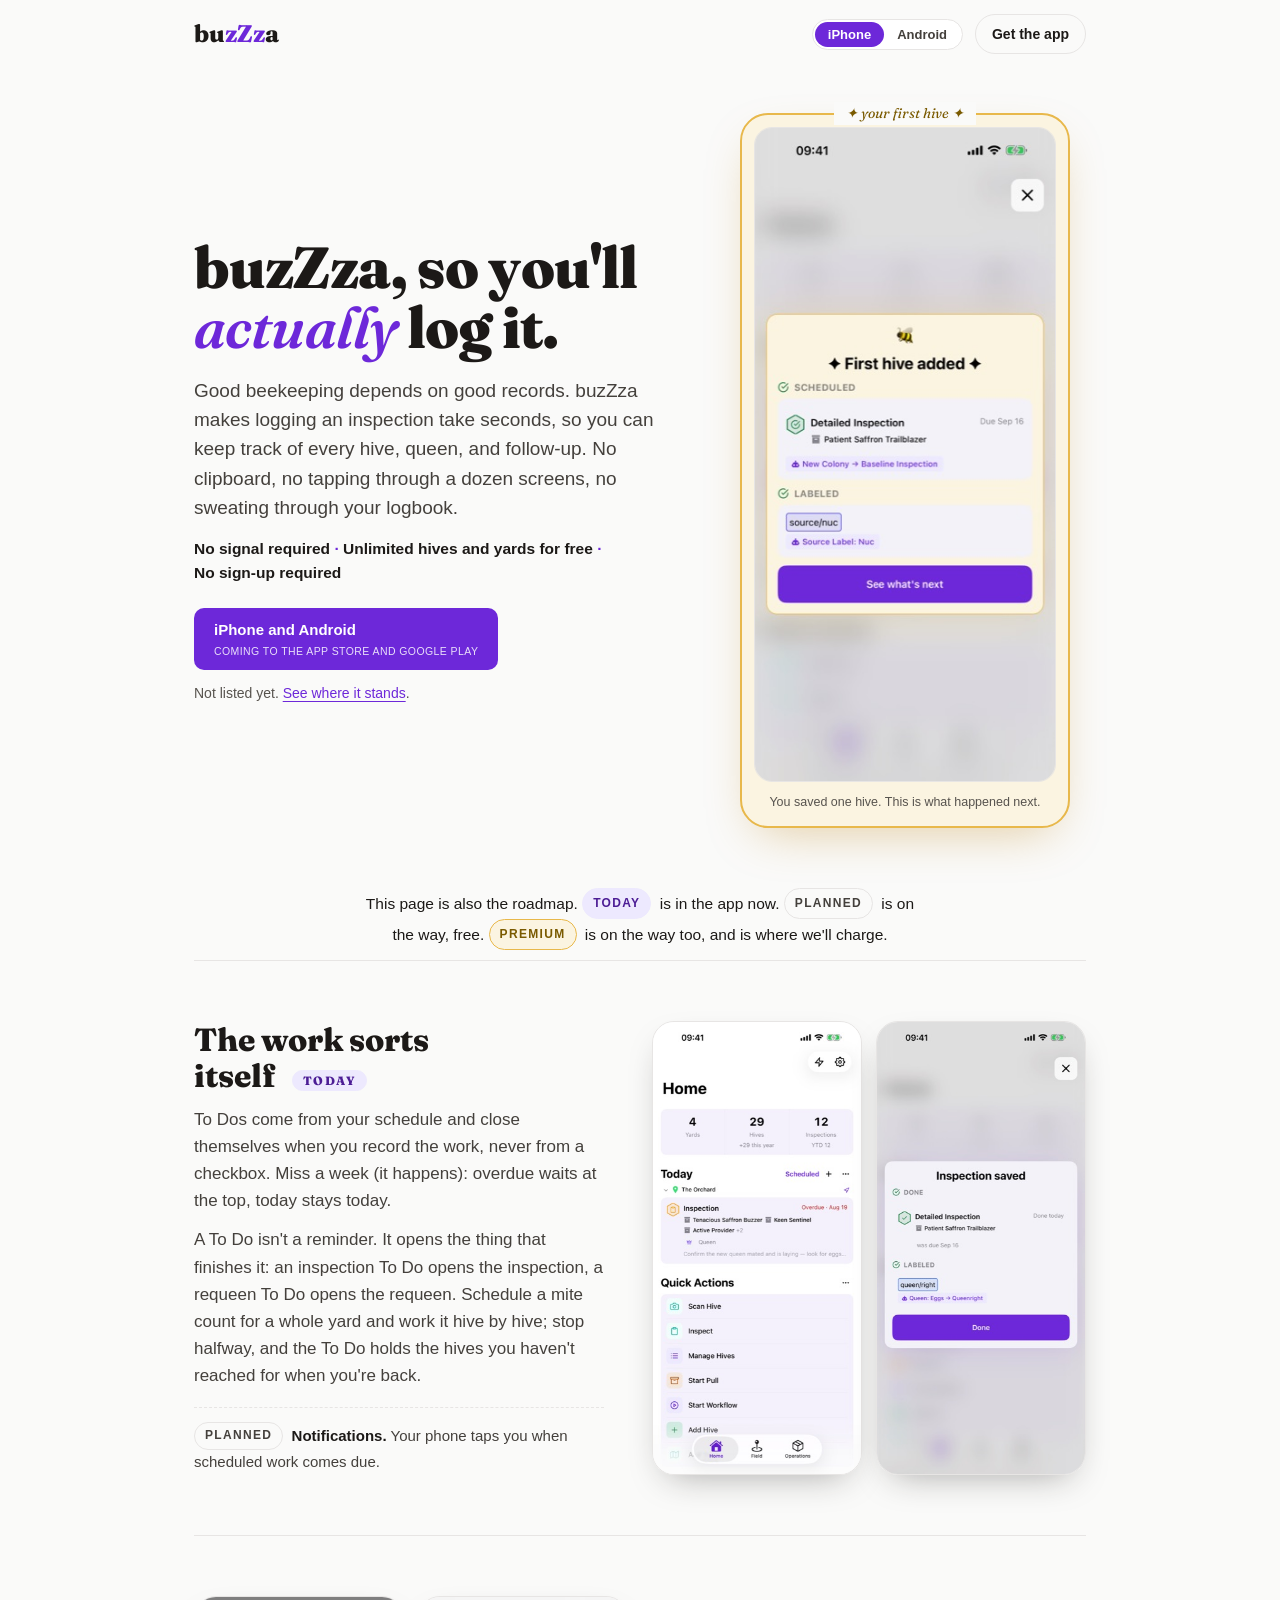
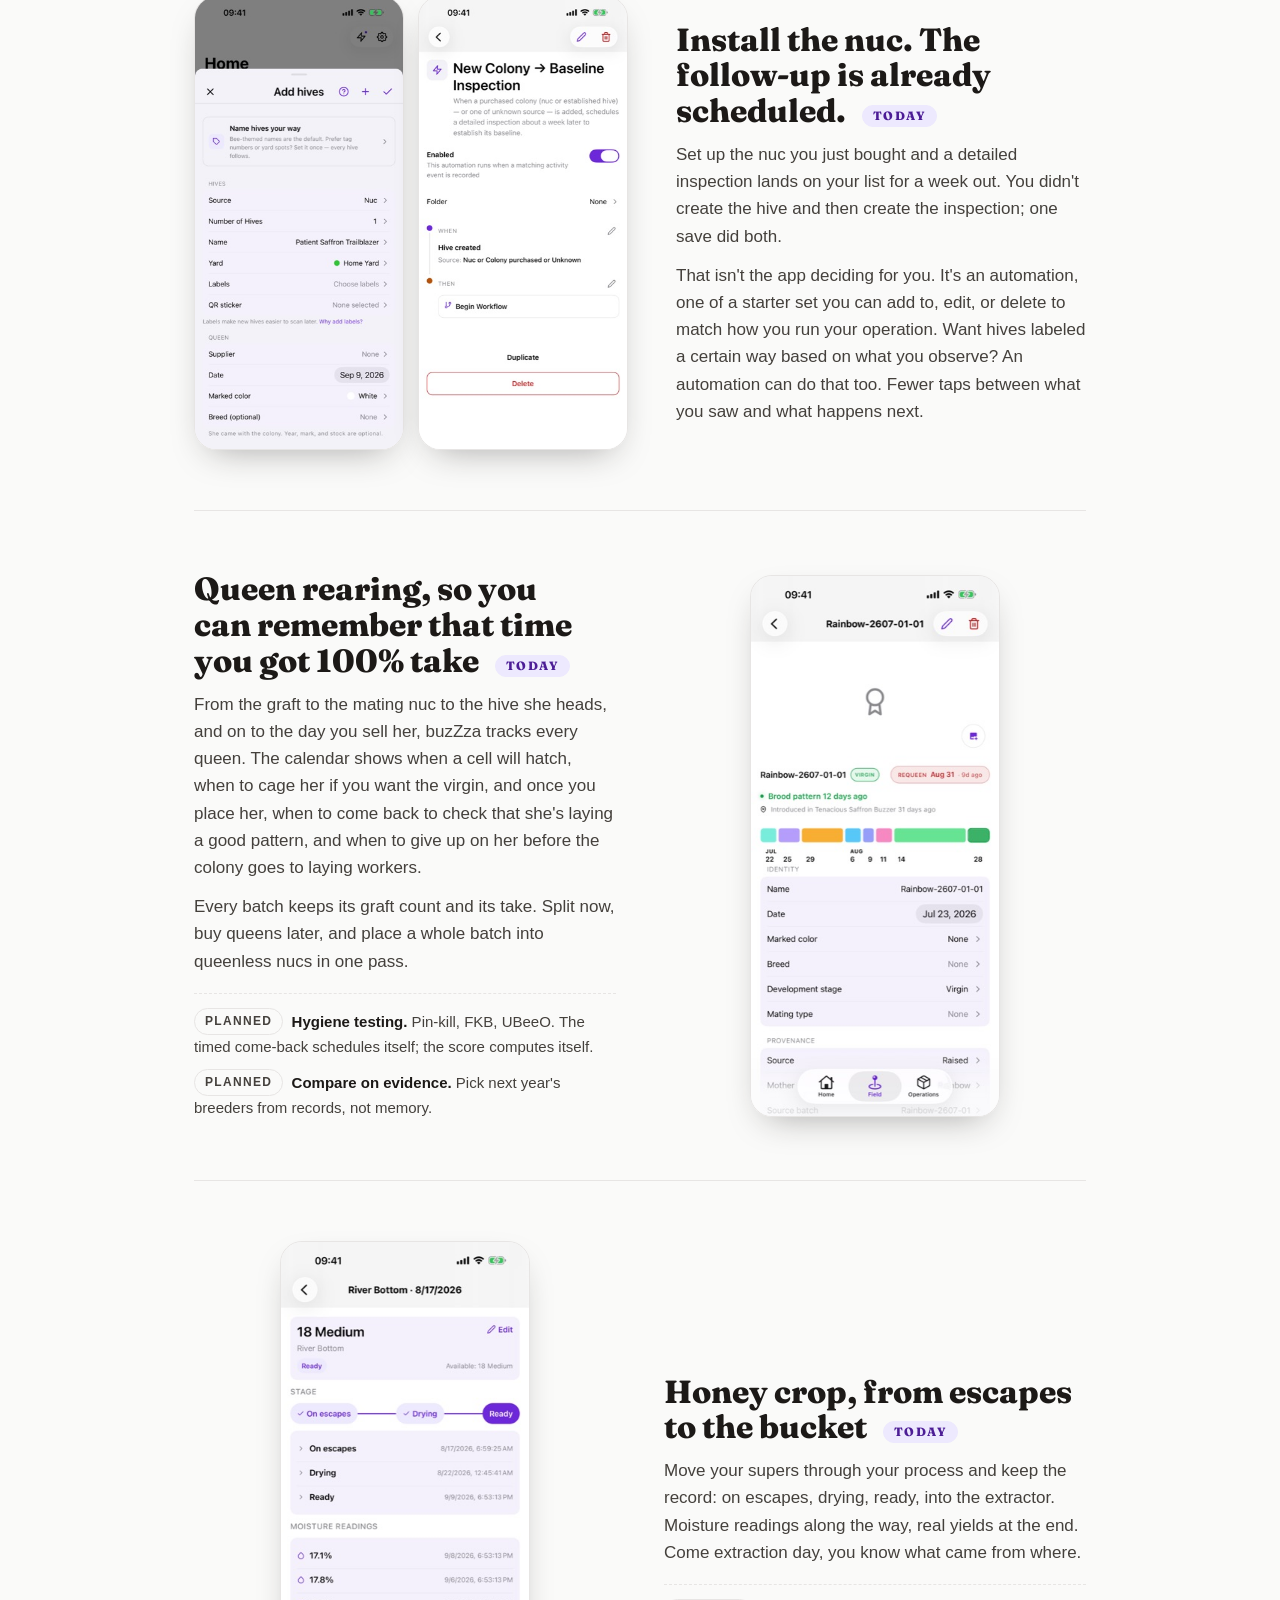
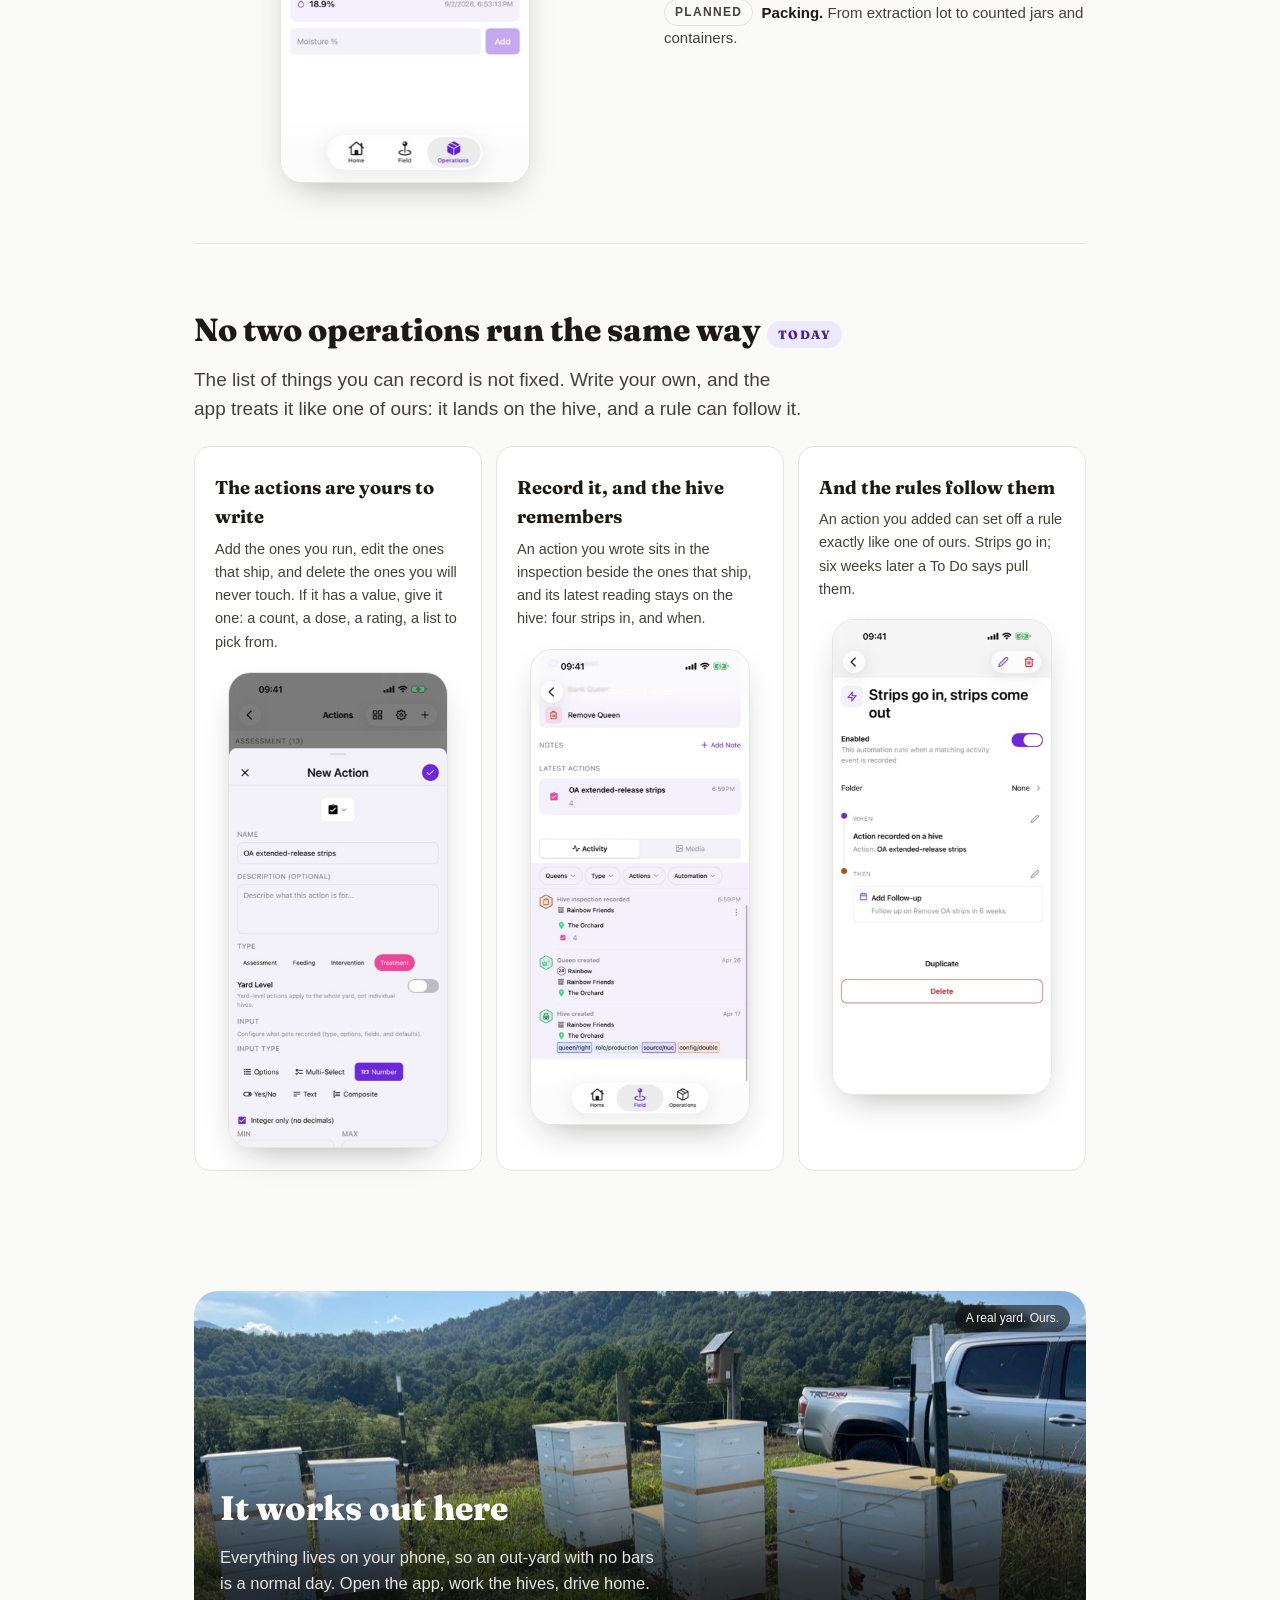
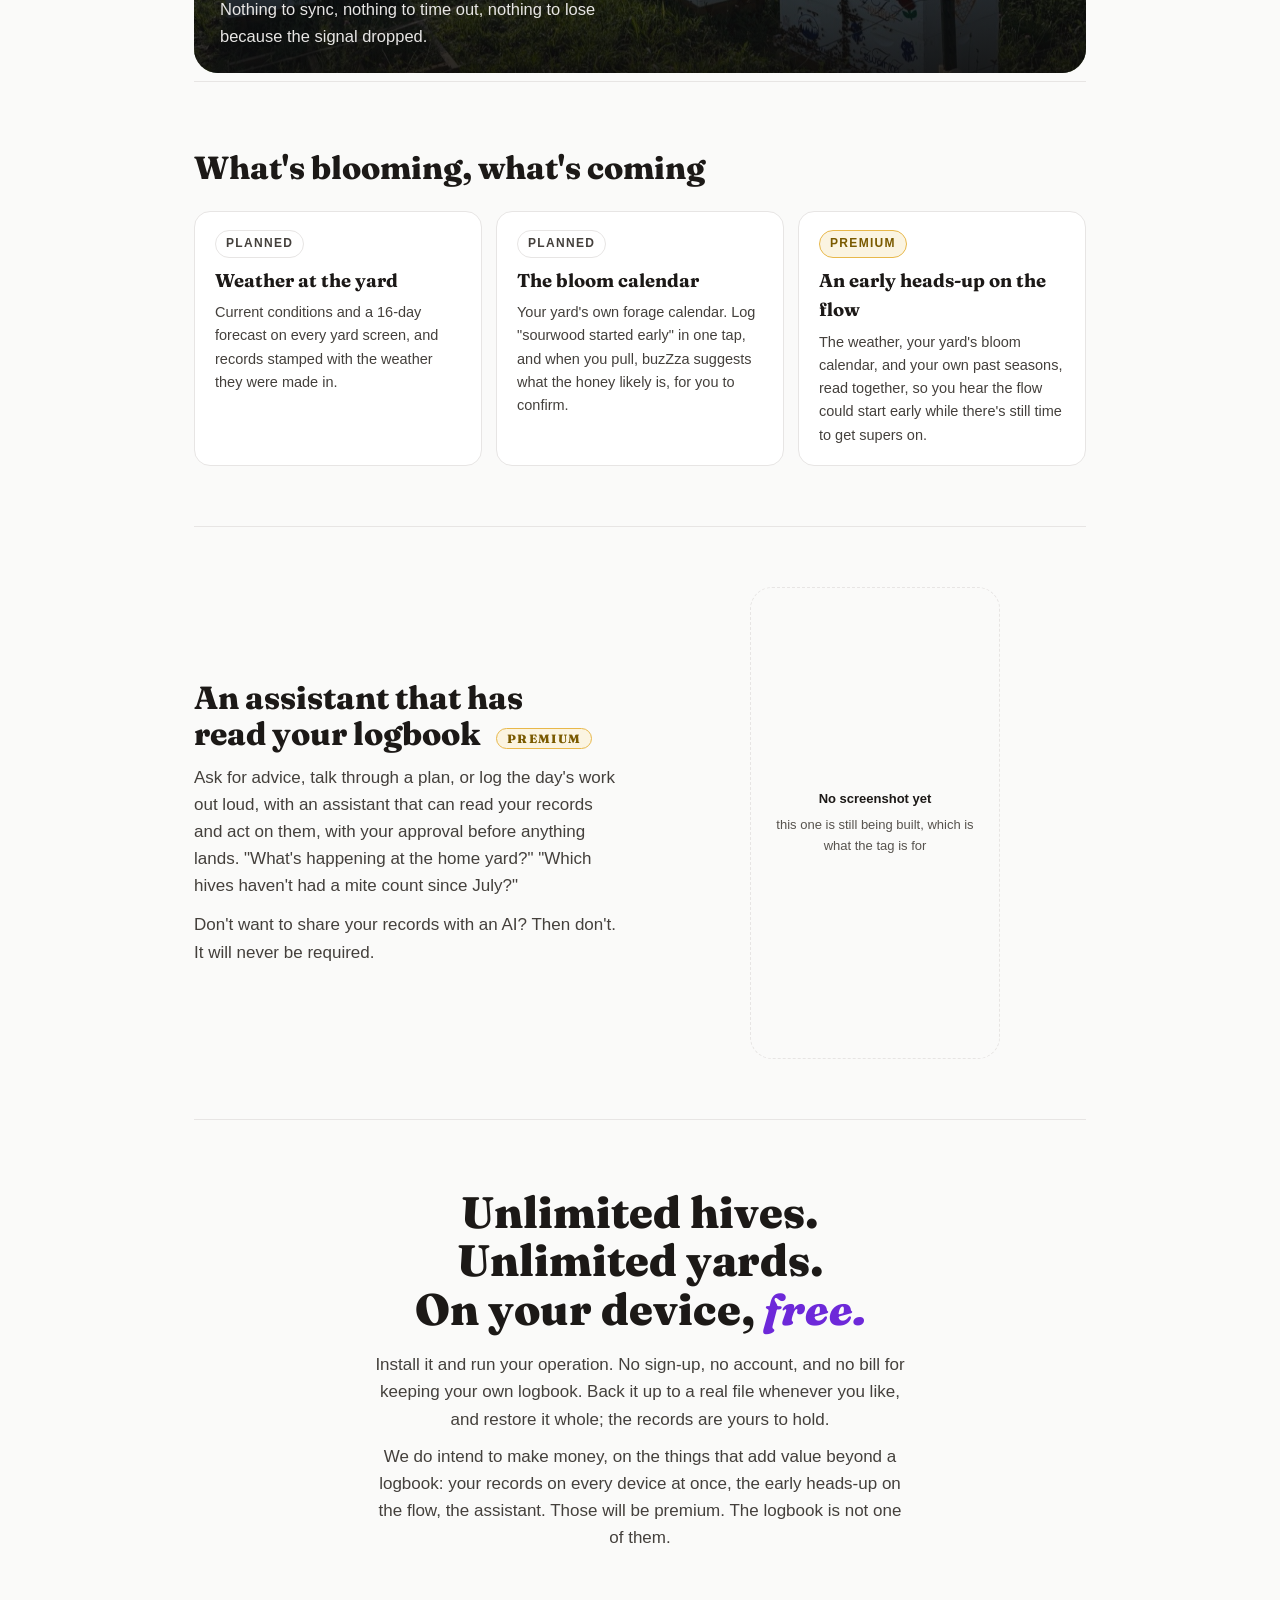
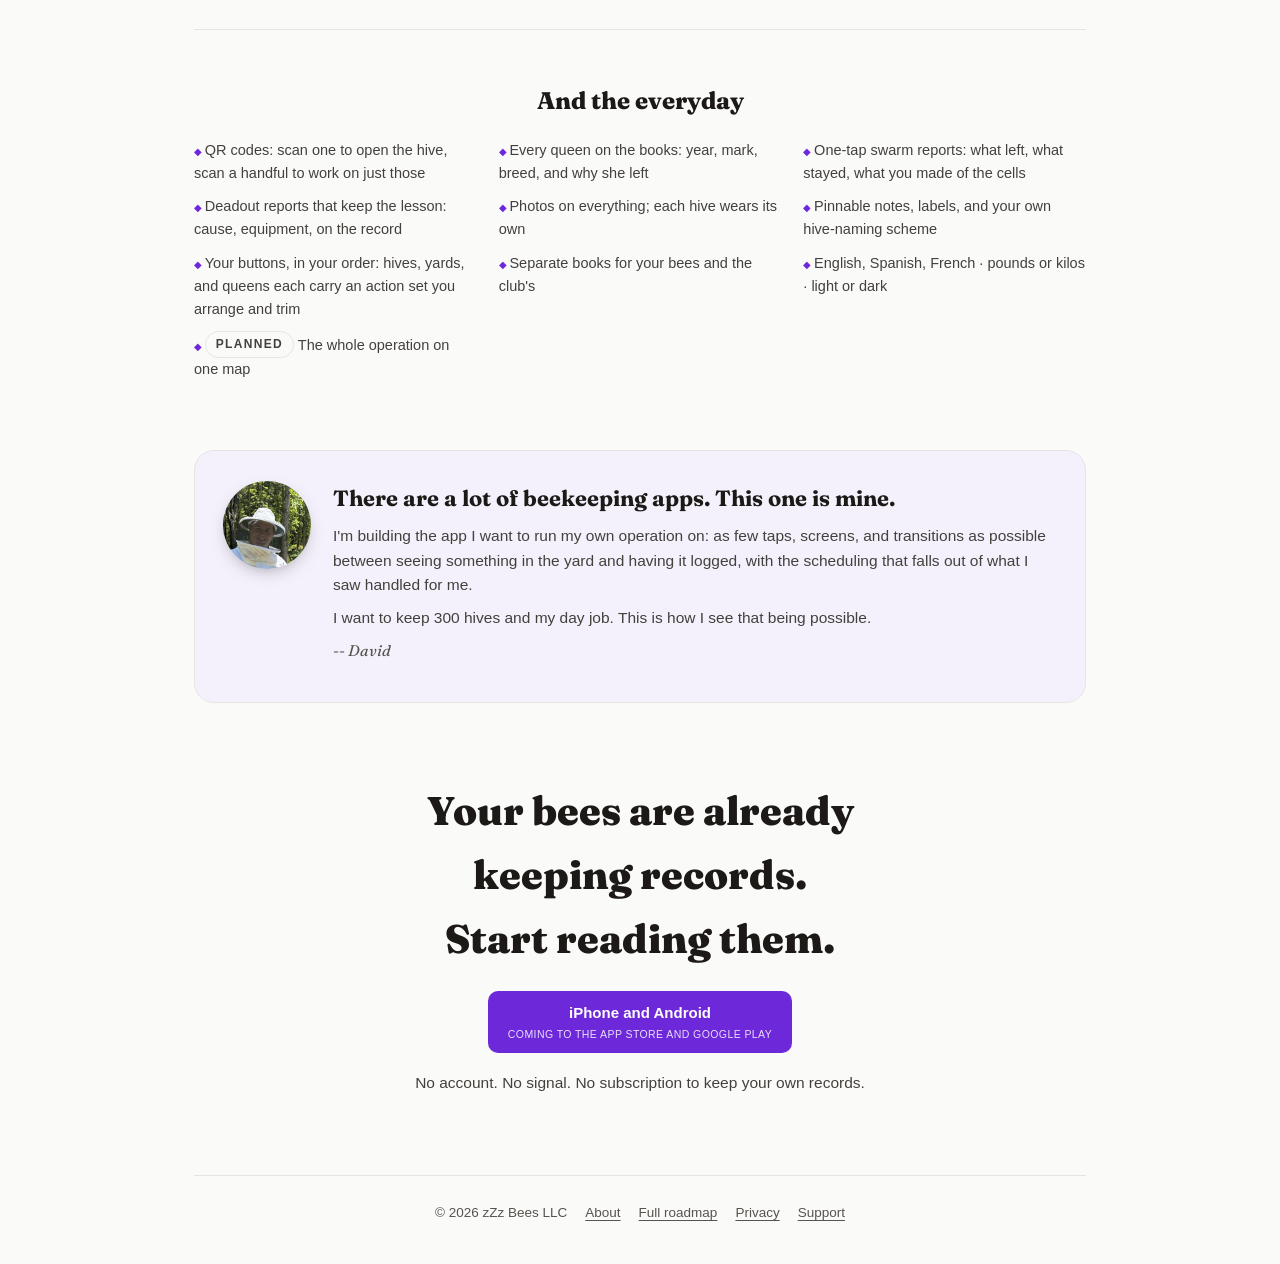
<file: index.html>
<!doctype html>
<html lang="en">
<head>
  <meta charset="utf-8">
  <meta name="viewport" content="width=device-width, initial-scale=1">
  <title>buzZza, so you'll actually log it</title>
  <meta name="description" content="buzZza makes logging an inspection take seconds, so you can keep track of every hive, queen, and follow-up. No signal required. Unlimited hives and yards for free. No sign-up required.">
  <meta property="og:title" content="buzZza, so you'll actually log it">
  <meta property="og:description" content="Keep track of every hive, queen, and follow-up without a clipboard or a dozen screens. Free, no sign-up, works with no signal.">
  <meta property="og:image" content="https://buzzza.app/assets/og-card.jpg">
  <meta property="og:image:width" content="1200">
  <meta property="og:image:height" content="630">
  <meta name="twitter:card" content="summary_large_image">
  <link rel="icon" href="assets/favicon-32.png" sizes="32x32">
  <link rel="apple-touch-icon" href="assets/apple-touch-icon.png">
  <link rel="preconnect" href="https://fonts.googleapis.com">
  <link rel="preconnect" href="https://fonts.gstatic.com" crossorigin>
  <link rel="stylesheet" href="https://fonts.googleapis.com/css2?family=Fraunces:ital,opsz,wght@0,9..144,400..900;1,9..144,400..900&display=swap">
  <link rel="stylesheet" href="assets/site.css">
  <style>

    .hero { display: grid; grid-template-columns: 1.15fr .85fr; gap: 40px; align-items: center; padding: 44px 0 56px; }
    h1 { font-family: var(--display); font-weight: 850; font-size: clamp(38px, 6vw, 58px); line-height: 1.04; letter-spacing: -.015em; margin: 0 0 18px; text-wrap: balance; }
    h1 em { font-style: italic; font-weight: 600; color: var(--violet); }
    .lede { font-size: 19px; line-height: 1.55; color: var(--body-ink); max-width: 46ch; margin: 0 0 14px; }
    .freeline { font-size: 15.5px; font-weight: 650; margin: 0 0 22px; }
    .freeline .dot { color: var(--violet); }
    .freeline .nb { white-space: nowrap; }
    .badges { display: flex; gap: 12px; flex-wrap: wrap; align-items: center; }
    .comingsoon { display: inline-flex; flex-direction: column; gap: 1px; background: var(--violet); color: var(--on-violet); border-radius: 10px; padding: 10px 20px; font-size: 15px; font-weight: 650; }
    .comingsoon small { font-size: 10.5px; font-weight: 400; opacity: .85; letter-spacing: .04em; text-transform: uppercase; }
    .storenote { font-size: 14px; color: var(--smoke); margin: 12px 0 0; }
    .claimline { font-size: 15.5px; color: var(--body-ink); margin: 18px 0 0; }

    .heroframe { justify-self: center; width: min(330px, 82vw); background: var(--gold-bg); border: 2px solid var(--gold-frame); border-radius: 28px; padding: 12px; box-shadow: 0 18px 50px -18px rgba(184,122,0,.4); position: relative; }
    .heroframe::before { content: "✦ your first hive ✦"; position: absolute; top: -13px; left: 50%; transform: translateX(-50%); background: var(--field); color: var(--gold-ink); font-family: var(--display); font-style: italic; font-size: 14px; padding: 0 12px; white-space: nowrap; }
    .heroframe img { border-radius: 18px; border: 1px solid var(--line); }
    .heroframe figcaption { font-size: 12.5px; color: var(--smoke); text-align: center; padding: 10px 6px 2px; }

    /* Platform toggle, in the nav so it is reachable while the screenshots
       scroll past. Without JS the iPhone frames show and the control stays
       hidden, so the page never depends on it. */
    .navright { display: flex; align-items: center; gap: 12px; }
    .platforms { display: none; gap: 0; width: max-content;
      border: 1px solid var(--line); border-radius: 99px; padding: 2px; background: var(--surface); }
    .js .platforms { display: flex; }
    .platforms button { appearance: none; border: 0; background: transparent; cursor: pointer;
      font: inherit; font-size: 13px; font-weight: 600; color: var(--body-ink);
      padding: 6px 13px; border-radius: 99px; line-height: 1; transition: background .18s ease, color .18s ease; }
    .platforms button:hover:not([aria-pressed="true"]) { background: var(--group); color: var(--wax); }
    .platforms button[aria-pressed="true"] { background: var(--violet); color: var(--on-violet); }
    .platforms button:focus-visible { outline: 3px solid var(--violet); outline-offset: 2px; }

    .legend { text-align: center; color: var(--wax); font-size: 15.5px; max-width: 64ch; margin: 0 auto; padding: 4px 0 10px; line-height: 1.9; }
    .legend .tag { margin-right: 4px; }

    .feature { display: grid; grid-template-columns: 1fr 1fr; gap: 48px; align-items: center; padding: 60px 0; border-top: 1px solid var(--line); }
    .feature.flip .media { order: -1; }
    .feature h2 { font-family: var(--display); font-weight: 800; font-size: clamp(24px, 3.4vw, 32px); line-height: 1.12; margin: 0 0 12px; text-wrap: balance; }
    .feature h2 .tag { margin-left: 10px; }
    .feature p { color: var(--body-ink); max-width: 46ch; margin: 0 0 12px; }
    .feature p:last-child { margin-bottom: 0; }
    .media { justify-self: center; }
    .shot { width: min(250px, 72vw); }
    .shot img { border-radius: 22px; border: 1px solid var(--line); box-shadow: 0 14px 36px -16px rgba(28,25,23,.4); }
    .shot-pair { display: flex; gap: 14px; }
    .shot-pair .shot { width: min(210px, 40vw); }
    .placeholder { width: min(250px, 72vw); aspect-ratio: 9/17; border: 1.5px dashed var(--line); border-radius: 22px; background: transparent; display: flex; flex-direction: column; align-items: center; justify-content: center; text-align: center; color: var(--smoke); font-size: 13px; padding: 18px; overflow: hidden; }
    .placeholder b { display: block; color: var(--wax); font-weight: 650; margin-bottom: 6px; }

    .coming { margin-top: 18px; border-top: 1px dashed var(--line); padding-top: 14px; display: grid; gap: 10px; }
    .coming .row { font-size: 15px; color: var(--body-ink); }
    .coming .row b { font-weight: 650; color: var(--wax); }

    .field { position: relative; border-radius: 24px; overflow: hidden; margin: 60px 0 8px; isolation: isolate; }
    .field img { width: 100%; aspect-ratio: 21/9; max-height: 420px; object-fit: cover; object-position: center 62%; }
    .field .said { position: absolute; inset: auto 0 0 0; padding: 28px 26px 24px; color: #FAFAF9;
      background: linear-gradient(to top, rgba(12,10,9,.88) 0%, rgba(12,10,9,.72) 45%, rgba(12,10,9,0) 100%); }
    .field h2 { font-family: var(--display); font-weight: 800; font-size: clamp(24px, 3.6vw, 34px); margin: 0 0 8px; color: #FAFAF9; text-wrap: balance; }
    .field p { margin: 0; max-width: 48ch; color: #E7E5E4; font-size: 16.5px; }
    .field figcaption { position: absolute; top: 14px; right: 16px; font-size: 12px; color: #FAFAF9;
      background: rgba(12,10,9,.55); border-radius: 99px; padding: 4px 11px; backdrop-filter: blur(4px); }
    @media (max-width: 560px) { .field img { aspect-ratio: 4/3; max-height: none; } .field .said { padding: 20px 18px 18px; } }

    .planned, .own { border-top: 1px solid var(--line); padding: 60px 0; }
    .planned h2, .own h2 { font-family: var(--display); font-weight: 800; font-size: clamp(24px, 3.4vw, 32px); margin: 0 0 18px; text-wrap: balance; }
    .planned .grid, .own .grid { display: grid; grid-template-columns: repeat(auto-fit, minmax(260px, 1fr)); gap: 14px; }
    .planned .card, .own .card { border: 1px solid var(--line); background: var(--surface); border-radius: 16px; padding: 18px 20px; }
    .planned .card h3, .own .card h3 { font-family: var(--display); font-size: 18.5px; margin: 8px 0 6px; }
    .planned .card p, .own .card p { font-size: 14.5px; color: var(--body-ink); margin: 0; }
    .own h2 { margin-bottom: 10px; }
    .own .lede { max-width: 58ch; margin: 0 0 22px; color: var(--body-ink); }
    .own .card .shot { width: min(220px, 70vw); margin: 18px auto 4px; }
    @media (max-width: 760px) { .own .card { text-align: center; } .own .card .shot { margin-top: 14px; } }

    .yours { text-align: center; padding: 68px 0; border-top: 1px solid var(--line); }
    .yours h2 { font-family: var(--display); font-weight: 850; font-size: clamp(30px, 5vw, 44px); line-height: 1.1; margin: 0 0 18px; text-wrap: balance; }
    .yours h2 em { color: var(--violet); font-style: italic; }
    .yours p { max-width: 56ch; margin: 0 auto 10px; color: var(--body-ink); }

    .sweep { border-top: 1px solid var(--line); padding: 52px 0 60px; }
    .sweep h2 { font-family: var(--display); font-weight: 800; font-size: 24px; margin: 0 0 18px; text-align: center; }
    .sweep ul { list-style: none; margin: 0 auto; padding: 0; max-width: 900px; display: grid; grid-template-columns: repeat(auto-fit, minmax(210px, 1fr)); gap: 10px 22px; font-size: 14.5px; color: var(--body-ink); }
    .sweep li::before { content: "◆ "; color: var(--violet); font-size: 10px; }

    .why { display: grid; grid-template-columns: 88px 1fr; gap: 22px; align-items: start; background: var(--group); border: 1px solid var(--line); border-radius: 20px; padding: 30px 28px; margin: 8px 0 64px; }
    .why .pic { width: 88px; height: 88px; border-radius: 50%; object-fit: cover; display: block; box-shadow: 0 6px 18px -8px rgba(28,25,23,.5); }
    .why h2 { font-family: var(--display); font-size: 22px; margin: 0 0 8px; text-wrap: balance; }
    .why p { margin: 0 0 8px; color: var(--body-ink); font-size: 15.5px; }
    .why .sig { font-family: var(--display); font-style: italic; color: var(--smoke); }

    .close { text-align: center; padding: 12px 0 80px; }
    .close h2 { font-family: var(--display); font-weight: 850; font-size: clamp(28px, 4.6vw, 40px); margin: 0 auto 20px; max-width: 22ch; text-wrap: balance; }
    .close .badges { justify-content: center; }

    @media (max-width: 760px) {
      .hero { grid-template-columns: 1fr; padding: 24px 0 40px; text-align: center; }
      .heroframe { width: min(270px, 76vw); }
      .lede, .feature p { margin-left: auto; margin-right: auto; }
      .badges { justify-content: center; }
      .feature { grid-template-columns: 1fr; gap: 26px; padding: 42px 0; text-align: center; }
      .feature.flip .media { order: 0; }
      .coming { text-align: left; }
      .why { grid-template-columns: 1fr; text-align: center; }
      .why .pic { margin: 0 auto; }
    }
    </style>
  <script src="assets/site.js" defer></script>
</head>
<body>
<div class="wrap">
  <nav aria-label="Primary">
    <a class="wordmark" href="/">bu<span class="zz">zZz</span>a</a>
    <div class="navright">
      <div class="platforms" role="group" aria-label="Show screenshots from">
        <button type="button" data-platform="ios" aria-pressed="true">iPhone</button>
        <button type="button" data-platform="android" aria-pressed="false">Android</button>
      </div>
      <a class="navcta" href="#get">Get the app</a>
    </div>
  </nav>

  <header class="hero">
    <div>
      <h1>buzZza, so you'll <em>actually</em> log it.</h1>
      <p class="lede">Good beekeeping depends on good records. buzZza makes logging an inspection take seconds, so you can keep track of every hive, queen, and follow-up. No clipboard, no tapping through a dozen screens, no sweating through your logbook.</p>
      <p class="freeline"><span class="nb">No signal required</span> <span class="dot">·</span> <span class="nb">Unlimited hives and yards for free</span> <span class="dot">·</span> <span class="nb">No sign-up required</span></p>
      <div class="badges">
        <span class="comingsoon">iPhone and Android<small>Coming to the App Store and Google Play</small></span>
      </div>
      <p class="storenote">Not listed yet. <a href="/roadmap/">See where it stands</a>.</p>
    </div>
    <figure class="heroframe">
      <img src="assets/shots/ios/01-first-hive-receipt.jpg" fetchpriority="high" alt="buzZza's first-hive receipt: a Detailed Inspection scheduled for next week and the hive labeled by its source, moments after saving one hive." width="720" height="1565">
      <figcaption>You saved one hive. This is what happened next.</figcaption>
    </figure>
  </header>

  <main>
  <p class="legend">This page is also the roadmap. <span class="tag today">TODAY</span> is in the app now. <span class="tag plan">PLANNED</span> is on the way, free. <span class="tag prem">PREMIUM</span> is on the way too, and is where we'll charge.</p>

  <section class="feature" aria-labelledby="h-work">
    <div>
      <h2 id="h-work">The work sorts itself <span class="tag today">TODAY</span></h2>
      <p>To&nbsp;Dos come from your schedule and close themselves when you record the work, never from a checkbox. Miss a week (it happens): overdue waits at the top, today stays today.</p>
      <p>A To&nbsp;Do isn't a reminder. It opens the thing that finishes it: an inspection To&nbsp;Do opens the inspection, a requeen To&nbsp;Do opens the requeen. Schedule a mite count for a whole yard and work it hive by hive; stop halfway, and the To&nbsp;Do holds the hives you haven't reached for when you're back.</p>
      <div class="coming">
        <div class="row"><span class="tag plan">PLANNED</span> &nbsp;<b>Notifications.</b> Your phone taps you when scheduled work comes due.</div>
      </div>
    </div>
    <div class="media shot-pair">
      <figure class="shot"><img src="assets/shots/ios/02-home-days-work.jpg" data-ios="assets/shots/ios/02-home-days-work.jpg" data-android="assets/shots/android/02-home-days-work.jpg" alt="buzZza's Home on a real operation: four yards, twenty-nine hives, and today's work already sorted." width="720" height="1565" loading="lazy"></figure>
      <figure class="shot"><img src="assets/shots/ios/06-inspection-saved.jpg" data-ios="assets/shots/ios/06-inspection-saved.jpg" data-android="assets/shots/android/06-inspection-saved.jpg" alt="The receipt after saving an inspection: the To Do is done and the next follow-up is scheduled." width="720" height="1565" loading="lazy"></figure>
    </div>
  </section>

  <section class="feature flip" aria-labelledby="h-nuc">
    <div>
      <h2 id="h-nuc">Install the nuc. The follow-up is already scheduled. <span class="tag today">TODAY</span></h2>
      <p>Set up the nuc you just bought and a detailed inspection lands on your list for a week out. You didn't create the hive and then create the inspection; one save did both.</p>
      <p>That isn't the app deciding for you. It's an automation, one of a starter set you can add to, edit, or delete to match how you run your operation. Want hives labeled a certain way based on what you observe? An automation can do that too. Fewer taps between what you saw and what happens next.</p>
    </div>
    <div class="media shot-pair">
      <figure class="shot"><img src="assets/shots/ios/07-add-hive-source.jpg" data-ios="assets/shots/ios/07-add-hive-source.jpg" data-android="assets/shots/android/07-add-hive-source.jpg" alt="Adding a hive in buzZza with the Source row set to Nuc." width="720" height="1565" loading="lazy"></figure>
      <figure class="shot"><img src="assets/shots/ios/03-automation-rule.jpg" data-ios="assets/shots/ios/03-automation-rule.jpg" data-android="assets/shots/android/03-automation-rule.jpg" alt="The rule open for editing: when a hive is created from a nuc, schedule a detailed inspection a week later." width="720" height="1565" loading="lazy"></figure>
    </div>
  </section>

  <section class="feature" aria-labelledby="h-queens">
    <div>
      <h2 id="h-queens">Queen rearing, so you can remember that time you got 100% take <span class="tag today">TODAY</span></h2>
      <p>From the graft to the mating nuc to the hive she heads, and on to the day you sell her, buzZza tracks every queen. The calendar shows when a cell will hatch, when to cage her if you want the virgin, and once you place her, when to come back to check that she's laying a good pattern, and when to give up on her before the colony goes to laying workers.</p>
      <p>Every batch keeps its graft count and its take. Split now, buy queens later, and place a whole batch into queenless nucs in one pass.</p>
      <div class="coming">
        <div class="row"><span class="tag plan">PLANNED</span> &nbsp;<b>Hygiene testing.</b> Pin-kill, FKB, UBeeO. The timed come-back schedules itself; the score computes itself.</div>
        <div class="row"><span class="tag plan">PLANNED</span> &nbsp;<b>Compare on evidence.</b> Pick next year's breeders from records, not memory.</div>
      </div>
    </div>
    <div class="media"><figure class="shot"><img src="assets/shots/ios/04-queen-calendar.jpg" data-ios="assets/shots/ios/04-queen-calendar.jpg" data-android="assets/shots/android/04-queen-calendar.jpg" alt="A virgin queen's calendar in buzZza, showing her milestones and when to check that she is laying." width="720" height="1565" loading="lazy"></figure></div>
  </section>

  <section class="feature flip" aria-labelledby="h-honey">
    <div>
      <h2 id="h-honey">Honey crop, from escapes to the bucket <span class="tag today">TODAY</span></h2>
      <p>Move your supers through your process and keep the record: on escapes, drying, ready, into the extractor. Moisture readings along the way, real yields at the end. Come extraction day, you know what came from where.</p>
      <div class="coming">
        <div class="row"><span class="tag plan">PLANNED</span> &nbsp;<b>Packing.</b> From extraction lot to counted jars and containers.</div>
      </div>
    </div>
    <div class="media"><figure class="shot"><img src="assets/shots/ios/05-honey-crop.jpg" data-ios="assets/shots/ios/05-honey-crop.jpg" data-android="assets/shots/android/05-honey-crop.jpg" alt="The honey crop in buzZza: a pull moving through its stages, drying, with its frame count." width="720" height="1565" loading="lazy"></figure></div>
  </section>

  <section class="own" aria-labelledby="h-own">
    <h2 id="h-own">No two operations run the same way <span class="tag today">TODAY</span></h2>
    <p class="lede">The list of things you can record is not fixed. Write your own, and the app treats it like one of ours: it lands on the hive, and a rule can follow it.</p>
    <div class="grid">
      <div class="card">
        <h3>The actions are yours to write</h3>
        <p>Add the ones you run, edit the ones that ship, and delete the ones you will never touch. If it has a value, give it one: a count, a dose, a rating, a list to pick from.</p>
        <figure class="shot"><img src="assets/shots/ios/09-write-your-own-action.jpg" data-ios="assets/shots/ios/09-write-your-own-action.jpg" data-android="assets/shots/android/09-write-your-own-action.jpg" alt="The New Action sheet in buzZza, defining an action called OA extended-release strips, typed as a treatment, with Number chosen as the value it records." width="720" height="1565" loading="lazy"></figure>
      </div>
      <div class="card">
        <h3>Record it, and the hive remembers</h3>
        <p>An action you wrote sits in the inspection beside the ones that ship, and its latest reading stays on the hive: four strips in, and when.</p>
        <figure class="shot"><img src="assets/shots/ios/10-hive-remembers.jpg" data-ios="assets/shots/ios/10-hive-remembers.jpg" data-android="assets/shots/android/10-hive-remembers.jpg" alt="A hive's Latest Actions in buzZza, with the user-written OA extended-release strips action showing four strips and when they went in." width="720" height="1565" loading="lazy"></figure>
      </div>
      <div class="card">
        <h3>And the rules follow them</h3>
        <p>An action you added can set off a rule exactly like one of ours. Strips go in; six weeks later a To&nbsp;Do says pull them.</p>
        <figure class="shot"><img src="assets/shots/ios/11-your-action-its-rule.jpg" data-ios="assets/shots/ios/11-your-action-its-rule.jpg" data-android="assets/shots/android/11-your-action-its-rule.jpg" alt="A rule in buzZza, built on a user-written action: when OA extended-release strips is recorded on a hive, schedule Remove OA strips in six weeks." width="720" height="1565" loading="lazy"></figure>
      </div>
    </div>
  </section>

  <figure class="field rise">
    <img src="assets/beeyard.jpg" alt="A working out-yard: white hive bodies standing in tall grass with a ridge line behind them, a pickup parked alongside, and one hive decorated with stickers." width="1450" height="1087" loading="lazy">
    <figcaption>A real yard. Ours.</figcaption>
    <div class="said">
      <h2>It works out here</h2>
      <p>Everything lives on your phone, so an out-yard with no bars is a normal day. Open the app, work the hives, drive home. Nothing to sync, nothing to time out, nothing to lose because the signal dropped.</p>
    </div>
  </figure>

  <section class="planned" aria-labelledby="h-sky">
    <h2 id="h-sky">What's blooming, what's coming</h2>
    <div class="grid">
      <div class="card"><span class="tag plan">PLANNED</span>
        <h3>Weather at the yard</h3>
        <p>Current conditions and a 16-day forecast on every yard screen, and records stamped with the weather they were made in.</p>
      </div>
      <div class="card"><span class="tag plan">PLANNED</span>
        <h3>The bloom calendar</h3>
        <p>Your yard's own forage calendar. Log "sourwood started early" in one tap, and when you pull, buzZza suggests what the honey likely is, for you to confirm.</p>
      </div>
      <div class="card"><span class="tag prem">PREMIUM</span>
        <h3>An early heads-up on the flow</h3>
        <p>The weather, your yard's bloom calendar, and your own past seasons, read together, so you hear the flow could start early while there's still time to get supers on.</p>
      </div>
    </div>
  </section>

  <section class="feature" aria-labelledby="h-assistant">
    <div>
      <h2 id="h-assistant">An assistant that has read your logbook <span class="tag prem">PREMIUM</span></h2>
      <p>Ask for advice, talk through a plan, or log the day's work out loud, with an assistant that can read your records and act on them, with your approval before anything lands. "What's happening at the home yard?" "Which hives haven't had a mite count since July?"</p>
      <p>Don't want to share your records with an AI? Then don't. It will never be required.</p>
    </div>
    <div class="media"><div class="placeholder"><b>No screenshot yet</b>this one is still being built, which is what the tag is for</div></div>
  </section>

  <section class="yours rise" aria-labelledby="h-free">
    <h2 id="h-free">Unlimited hives.<br>Unlimited yards.<br>On your device, <em>free.</em></h2>
    <p>Install it and run your operation. No sign-up, no account, and no bill for keeping your own logbook. Back it up to a real file whenever you like, and restore it whole; the records are yours to hold.</p>
    <p>We do intend to make money, on the things that add value beyond a logbook: your records on every device at once, the early heads-up on the flow, the assistant. Those will be premium. The logbook is not one of them.</p>
  </section>

  <section class="sweep" aria-labelledby="h-more">
    <h2 id="h-more">And the everyday</h2>
    <ul>
      <li>QR codes: scan one to open the hive, scan a handful to work on just those</li>
      <li>Every queen on the books: year, mark, breed, and why she left</li>
      <li>One-tap swarm reports: what left, what stayed, what you made of the cells</li>
      <li>Deadout reports that keep the lesson: cause, equipment, on the record</li>
      <li>Photos on everything; each hive wears its own</li>
      <li>Pinnable notes, labels, and your own hive-naming scheme</li>
      <li>Your buttons, in your order: hives, yards, and queens each carry an action set you arrange and trim</li>
      <li>Separate books for your bees and the club's</li>
      <li>English, Spanish, French · pounds or kilos · light or dark</li>
      <li><span class="tag plan">PLANNED</span> The whole operation on one map</li>
    </ul>
  </section>

  <section class="why rise" aria-labelledby="h-why">
    <img class="pic" src="assets/founder.jpg" alt="David, in a bee veil, smiling, with the woods behind him." width="88" height="88" loading="lazy">
    <div>
      <h2 id="h-why">There are a lot of beekeeping apps. This one is mine.</h2>
      <p>I'm building the app I want to run my own operation on: as few taps, screens, and transitions as possible between seeing something in the yard and having it logged, with the scheduling that falls out of what I saw handled for me.</p>
      <p>I want to keep 300 hives and my day job. This is how I see that being possible.</p>
      <p class="sig">-- David</p>
    </div>
  </section>

  <section class="close rise" id="get" aria-labelledby="h-get">
    <h2 id="h-get">Your bees are already keeping records.<br>Start reading them.</h2>
    <div class="badges">
      <span class="comingsoon">iPhone and Android<small>Coming to the App Store and Google Play</small></span>
    </div>
    <p class="claimline">No account. No signal. No subscription to keep your own records.</p>
  </section>

  </main>

  <footer>
    <span>© 2026 zZz Bees LLC</span>
    <a href="/about/">About</a>
    <a href="/roadmap/">Full roadmap</a>
    <a href="/privacy/">Privacy</a>
    <a href="/support/">Support</a>
  </footer>
</div>

<script>
  (function () {
    // Platform toggle. Show people the phone they are holding: an Android
    // visitor should not have to be told these screenshots exist for them.
    // A previous choice always wins over the guess, and a browser that blocks
    // storage must not break the page.
    const root = document.documentElement;

    // Show people the phone they are holding. Everything that is not Android
    // gets iPhone, including desktop: it is the larger store, and the toggle is
    // right there in the nav.
    const guessPlatform = () => {
      const ua = navigator.userAgentData?.platform || navigator.userAgent || '';
      return /android/i.test(ua) ? 'android' : 'ios';
    };

    let stored = null;
    try { stored = localStorage.getItem('platform'); } catch (e) { /* private mode */ }

    const setPlatform = (p, remember) => {
      root.setAttribute('data-platform', p);
      // Swap the source rather than hiding a second image element: a hidden
      // image is still fetched, so shipping both sets charged every visitor for
      // the platform they did not choose.
      document.querySelectorAll('.shot img[data-ios]').forEach((img) => {
        const next = p === 'android' ? img.dataset.android : img.dataset.ios;
        if (next && img.getAttribute('src') !== next) img.setAttribute('src', next);
      });
      document.querySelectorAll('.platforms button').forEach((b) =>
        b.setAttribute('aria-pressed', String(b.dataset.platform === p)));
      if (remember) { try { localStorage.setItem('platform', p); } catch (e) { /* fine */ } }
    };

    setPlatform(stored === 'android' || stored === 'ios' ? stored : guessPlatform(), false);
    document.querySelectorAll('.platforms button').forEach((b) =>
      b.addEventListener('click', () => setPlatform(b.dataset.platform, true)));

  })();
</script>
</body>
</html>
</file>
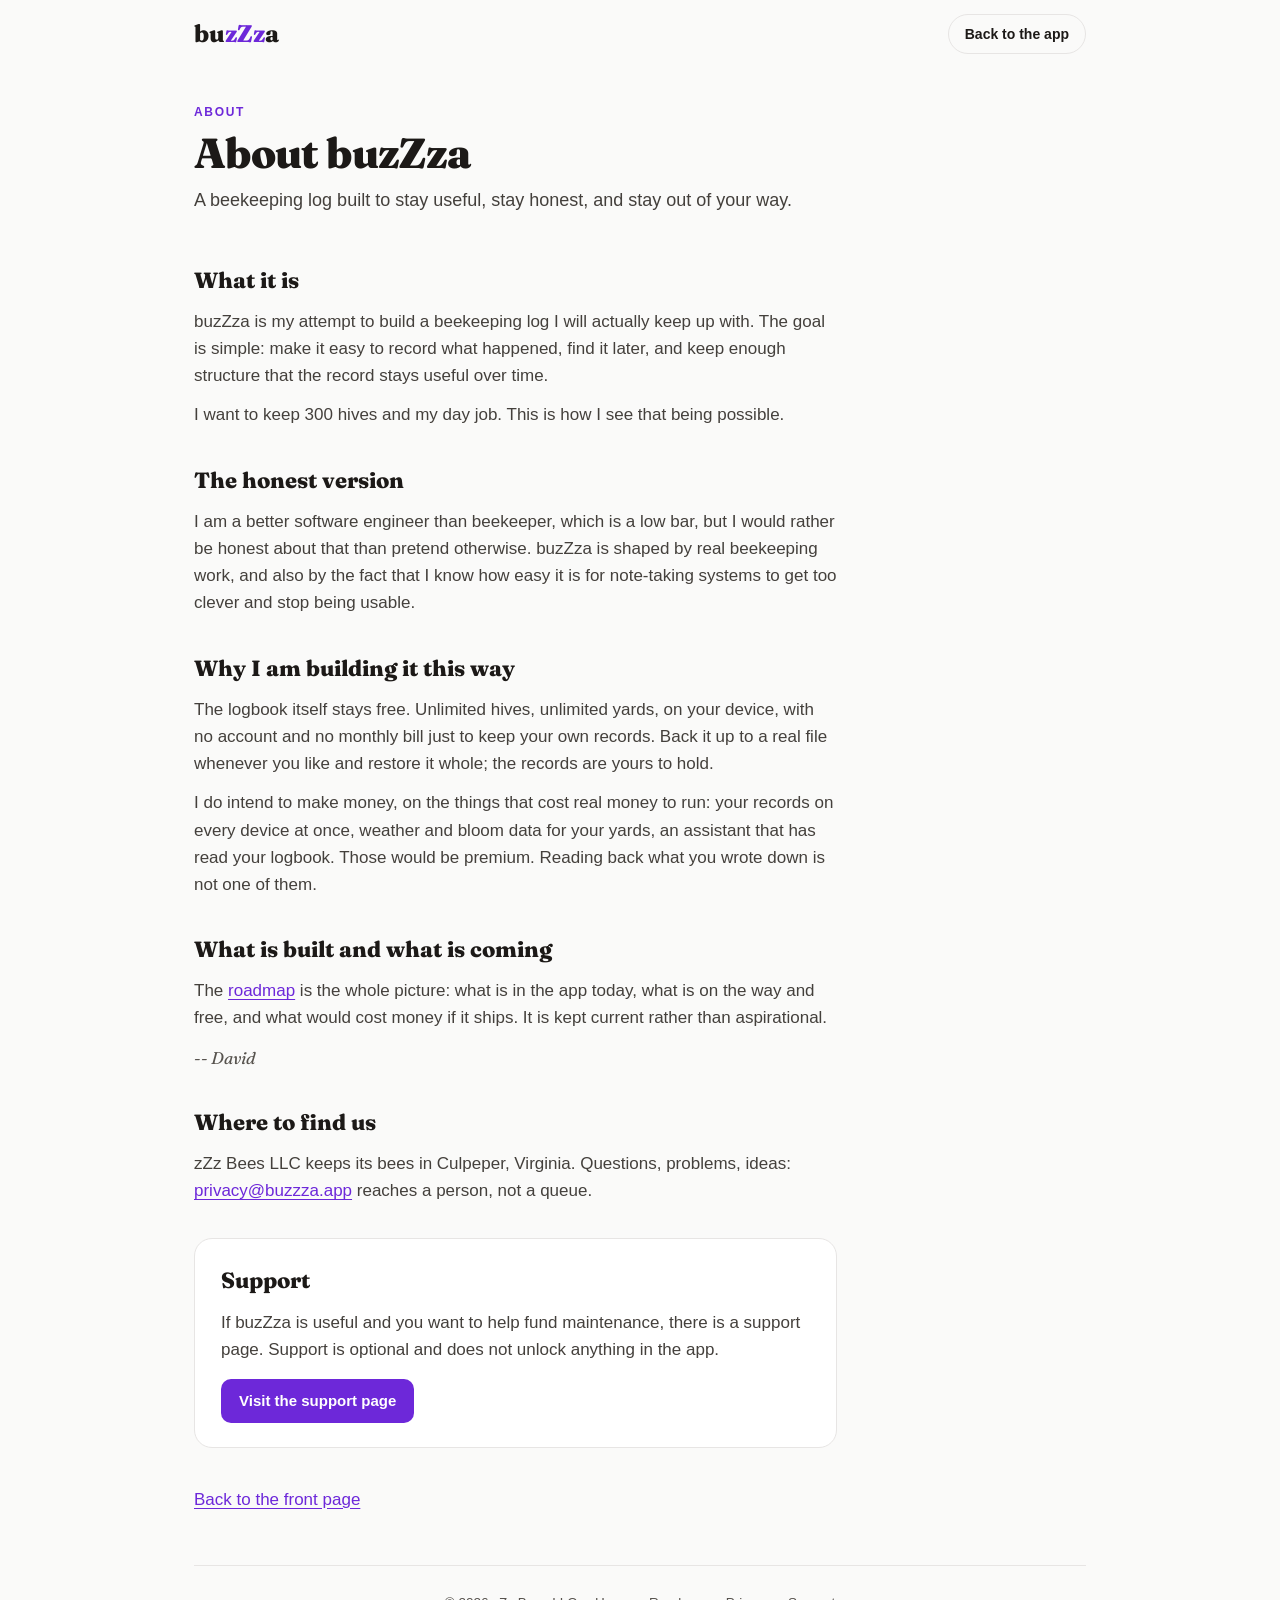
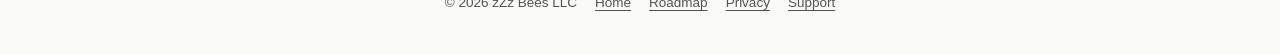
<file: about/index.html>
<!doctype html>
<html lang="en">
<head>
  <meta charset="utf-8">
  <meta name="viewport" content="width=device-width, initial-scale=1">
  <title>About buzZza</title>
  <meta name="description" content="What buzZza is, who is building it, and why the logbook itself stays free.">
  <link rel="icon" href="../assets/favicon-32.png" sizes="32x32">
  <link rel="apple-touch-icon" href="../assets/apple-touch-icon.png">
  <link rel="preconnect" href="https://fonts.googleapis.com">
  <link rel="preconnect" href="https://fonts.gstatic.com" crossorigin>
  <link rel="stylesheet" href="https://fonts.googleapis.com/css2?family=Fraunces:ital,opsz,wght@0,9..144,400..900;1,9..144,400..900&display=swap">
  <link rel="stylesheet" href="../assets/site.css">
  <style>
    main { max-width: 68ch; }
    .pagehead { padding: 34px 0 6px; }
    .eyebrow { font-size: 12px; font-weight: 800; letter-spacing: .14em; text-transform: uppercase; color: var(--violet); margin: 0 0 8px; }
    h1 { font-family: var(--display); font-weight: 850; font-size: clamp(30px, 5vw, 42px); line-height: 1.08; letter-spacing: -.015em; margin: 0 0 10px; text-wrap: balance; }
    .lede { font-size: 18px; color: var(--body-ink); margin: 0 0 8px; }
    h2 { font-family: var(--display); font-weight: 800; font-size: 22px; margin: 34px 0 10px; }
    p { color: var(--body-ink); margin: 0 0 12px; }
    .sig { font-family: var(--display); font-style: italic; color: var(--smoke); }
    .box { border: 1px solid var(--line); background: var(--surface); border-radius: 18px; padding: 24px 26px; margin: 34px 0 8px; }
    .box h2 { margin-top: 0; }
    .box p:last-of-type { margin-bottom: 16px; }
    .boxcta { display: inline-block; font-size: 15px; font-weight: 650; color: var(--on-violet); background: var(--violet); border-radius: 10px; padding: 10px 18px; text-decoration: none; }
    .boxcta:hover { filter: brightness(1.08); }
    .backlink { padding: 30px 0 40px; }
  </style>
  <script src="../assets/site.js" defer></script>
</head>
<body>
<div class="wrap">
  <nav aria-label="Primary">
    <a class="wordmark" href="../">bu<span class="zz">zZz</span>a</a>
    <a class="navcta" href="../">Back to the app</a>
  </nav>

  <main>
    <header class="pagehead">
      <p class="eyebrow">About</p>
      <h1>About buzZza</h1>
      <p class="lede">A beekeeping log built to stay useful, stay honest, and stay out of your way.</p>
    </header>

    <h2>What it is</h2>
    <p>buzZza is my attempt to build a beekeeping log I will actually keep up with. The goal is simple: make it easy to record what happened, find it later, and keep enough structure that the record stays useful over time.</p>
    <p>I want to keep 300 hives and my day job. This is how I see that being possible.</p>

    <h2>The honest version</h2>
    <p>I am a better software engineer than beekeeper, which is a low bar, but I would rather be honest about that than pretend otherwise. buzZza is shaped by real beekeeping work, and also by the fact that I know how easy it is for note-taking systems to get too clever and stop being usable.</p>

    <h2>Why I am building it this way</h2>
    <p>The logbook itself stays free. Unlimited hives, unlimited yards, on your device, with no account and no monthly bill just to keep your own records. Back it up to a real file whenever you like and restore it whole; the records are yours to hold.</p>
    <p>I do intend to make money, on the things that cost real money to run: your records on every device at once, weather and bloom data for your yards, an assistant that has read your logbook. Those would be premium. Reading back what you wrote down is not one of them.</p>

    <h2>What is built and what is coming</h2>
    <p>The <a href="../roadmap/">roadmap</a> is the whole picture: what is in the app today, what is on the way and free, and what would cost money if it ships. It is kept current rather than aspirational.</p>

    <p class="sig">-- David</p>

    <h2>Where to find us</h2>
    <p>zZz Bees LLC keeps its bees in Culpeper, Virginia. Questions, problems, ideas: <a href="mailto:privacy@buzzza.app">privacy@buzzza.app</a> reaches a person, not a queue.</p>

    <div class="box">
      <h2>Support</h2>
      <p>If buzZza is useful and you want to help fund maintenance, there is a support page. Support is optional and does not unlock anything in the app.</p>
      <a class="boxcta" href="../support/">Visit the support page</a>
    </div>

    <p class="backlink"><a href="../">Back to the front page</a></p>
  </main>

  <footer>
    <span>© 2026 zZz Bees LLC</span>
    <a href="../">Home</a>
    <a href="../roadmap/">Roadmap</a>
    <a href="../privacy/">Privacy</a>
    <a href="../support/">Support</a>
  </footer>
</div>
</body>
</html>
</file>
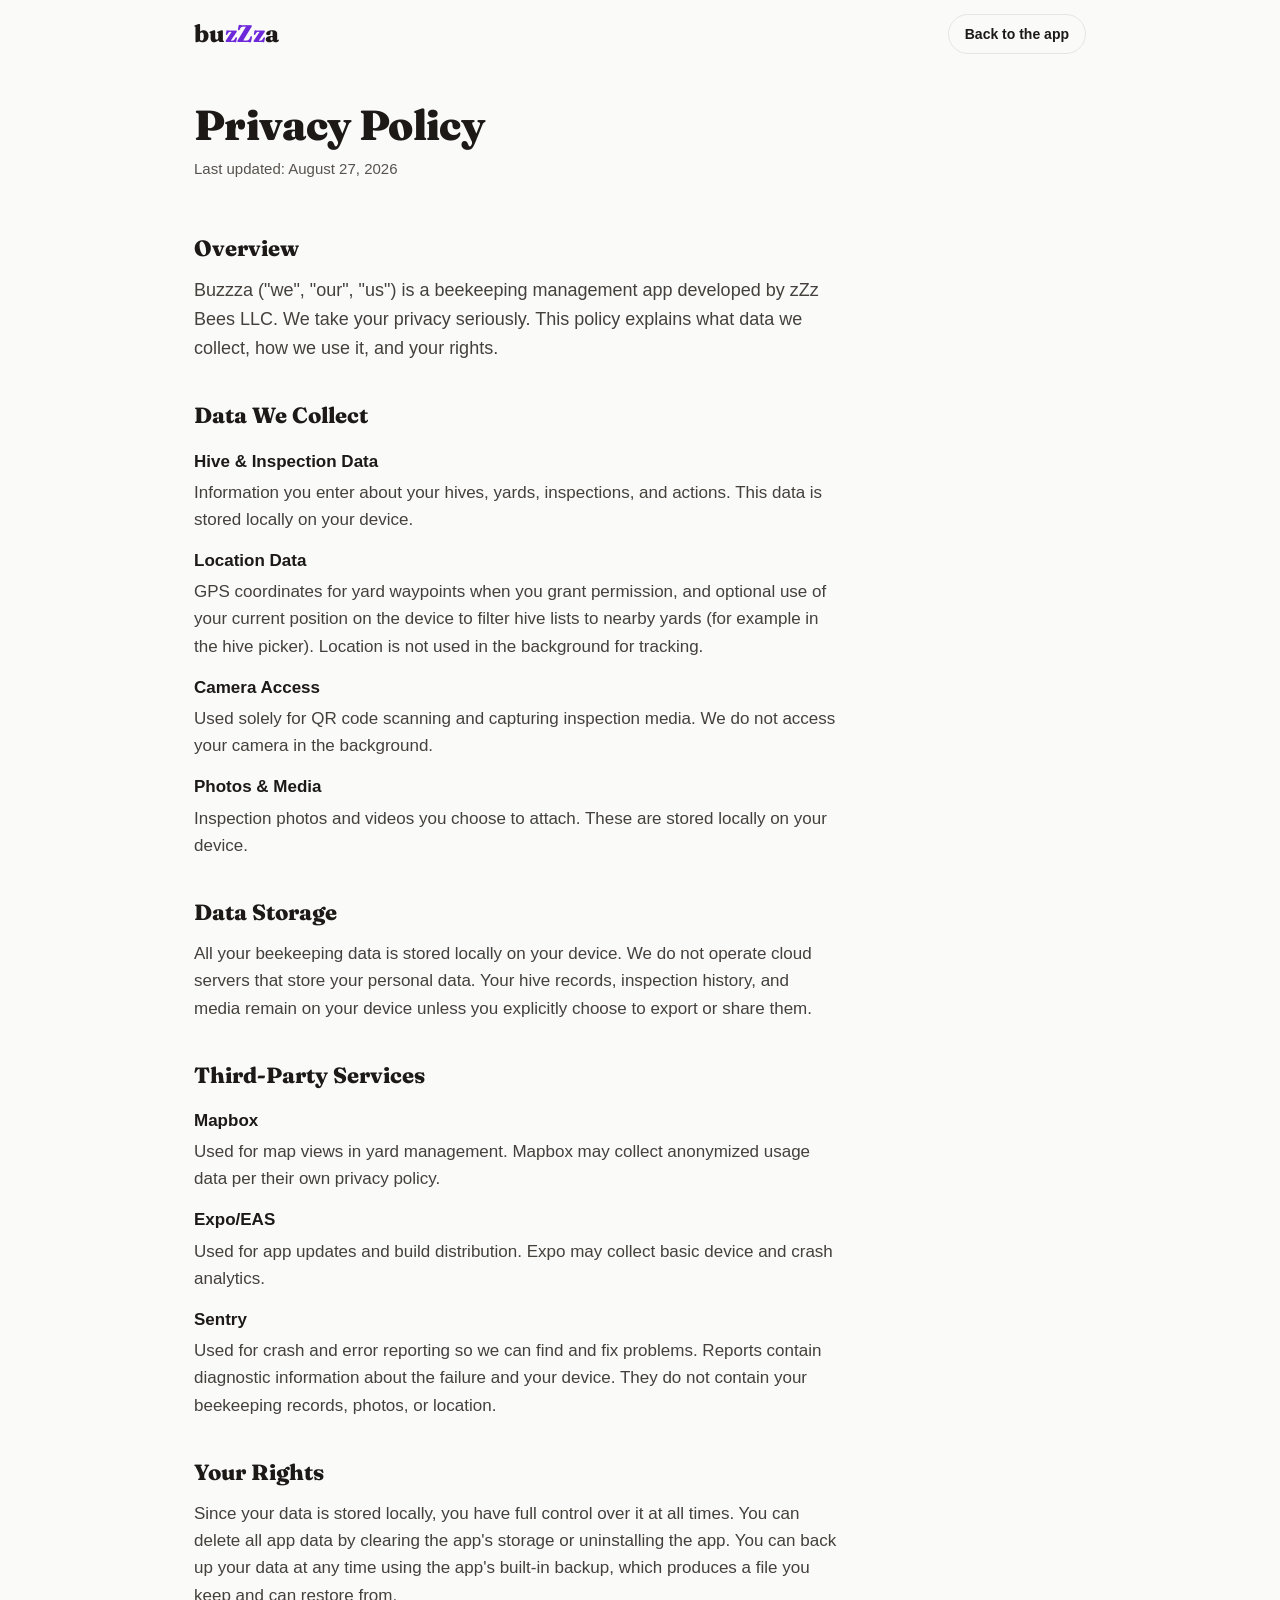
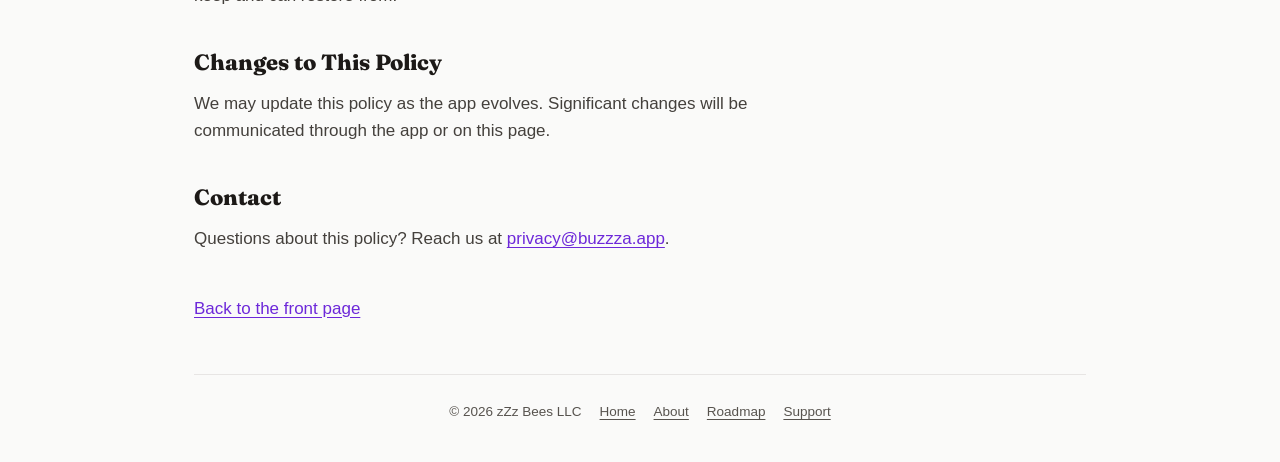
<file: privacy/index.html>
<!doctype html>
<html lang="en">
<head>
  <meta charset="utf-8">
  <meta name="viewport" content="width=device-width, initial-scale=1">
  <title>buzZza Privacy Policy</title>
  <meta name="description" content="buzZza stores your beekeeping data on your device. This policy explains what is collected, how it is used, and your rights.">
  <link rel="icon" href="../assets/favicon-32.png" sizes="32x32">
  <link rel="apple-touch-icon" href="../assets/apple-touch-icon.png">
  <link rel="preconnect" href="https://fonts.googleapis.com">
  <link rel="preconnect" href="https://fonts.gstatic.com" crossorigin>
  <link rel="stylesheet" href="https://fonts.googleapis.com/css2?family=Fraunces:opsz,wght@9..144,400..900&display=swap">
  <link rel="stylesheet" href="../assets/site.css">
  <style>
    main { max-width: 68ch; }
    .pagehead { padding: 34px 0 6px; }
    h1 { font-family: var(--display); font-weight: 850; font-size: clamp(30px, 5vw, 42px); line-height: 1.08; letter-spacing: -.015em; margin: 0 0 8px; text-wrap: balance; }
    .updated { color: var(--smoke); font-size: 15px; margin: 0 0 8px; }
    .lede { font-size: 18px; color: var(--body-ink); }
    h2 { font-family: var(--display); font-weight: 800; font-size: 22px; margin: 36px 0 10px; }
    p { color: var(--body-ink); margin: 0 0 12px; }
    dl { margin: 0 0 12px; }
    dt { font-weight: 650; color: var(--wax); margin-top: 14px; }
    dd { margin: 4px 0 0; color: var(--body-ink); }
    .backlink { padding: 30px 0 40px; }
  </style>
  <script src="../assets/site.js" defer></script>
</head>
<body>
<div class="wrap">
  <nav aria-label="Primary">
    <a class="wordmark" href="../">bu<span class="zz">zZz</span>a</a>
    <a class="navcta" href="../">Back to the app</a>
  </nav>

  <main>
    <header class="pagehead">
      <h1>Privacy Policy</h1>
      <p class="updated">Last updated: August 27, 2026</p>
    </header>

    <h2>Overview</h2>
    <p class="lede">Buzzza ("we", "our", "us") is a beekeeping management app developed by zZz Bees LLC. We take your privacy seriously. This policy explains what data we collect, how we use it, and your rights.</p>

    <h2>Data We Collect</h2>
    <dl>
      <dt>Hive &amp; Inspection Data</dt>
      <dd>Information you enter about your hives, yards, inspections, and actions. This data is stored locally on your device.</dd>
      <dt>Location Data</dt>
      <dd>GPS coordinates for yard waypoints when you grant permission, and optional use of your current position on the device to filter hive lists to nearby yards (for example in the hive picker). Location is not used in the background for tracking.</dd>
      <dt>Camera Access</dt>
      <dd>Used solely for QR code scanning and capturing inspection media. We do not access your camera in the background.</dd>
      <dt>Photos &amp; Media</dt>
      <dd>Inspection photos and videos you choose to attach. These are stored locally on your device.</dd>
    </dl>

    <h2>Data Storage</h2>
    <p>All your beekeeping data is stored locally on your device. We do not operate cloud servers that store your personal data. Your hive records, inspection history, and media remain on your device unless you explicitly choose to export or share them.</p>

    <h2>Third-Party Services</h2>
    <dl>
      <dt>Mapbox</dt>
      <dd>Used for map views in yard management. Mapbox may collect anonymized usage data per their own privacy policy.</dd>
      <dt>Expo/EAS</dt>
      <dd>Used for app updates and build distribution. Expo may collect basic device and crash analytics.</dd>
      <dt>Sentry</dt>
      <dd>Used for crash and error reporting so we can find and fix problems. Reports contain diagnostic information about the failure and your device. They do not contain your beekeeping records, photos, or location.</dd>
    </dl>

    <h2>Your Rights</h2>
    <p>Since your data is stored locally, you have full control over it at all times. You can delete all app data by clearing the app's storage or uninstalling the app. You can back up your data at any time using the app's built-in backup, which produces a file you keep and can restore from.</p>

    <h2>Changes to This Policy</h2>
    <p>We may update this policy as the app evolves. Significant changes will be communicated through the app or on this page.</p>

    <h2>Contact</h2>
    <p>Questions about this policy? Reach us at <a href="mailto:privacy@buzzza.app">privacy@buzzza.app</a>.</p>

    <p class="backlink"><a href="../">Back to the front page</a></p>
  </main>

  <footer>
    <span>© 2026 zZz Bees LLC</span>
    <a href="../">Home</a>
    <a href="../about/">About</a>
    <a href="../roadmap/">Roadmap</a>
    <a href="../support/">Support</a>
  </footer>
</div>
</body>
</html>
</file>
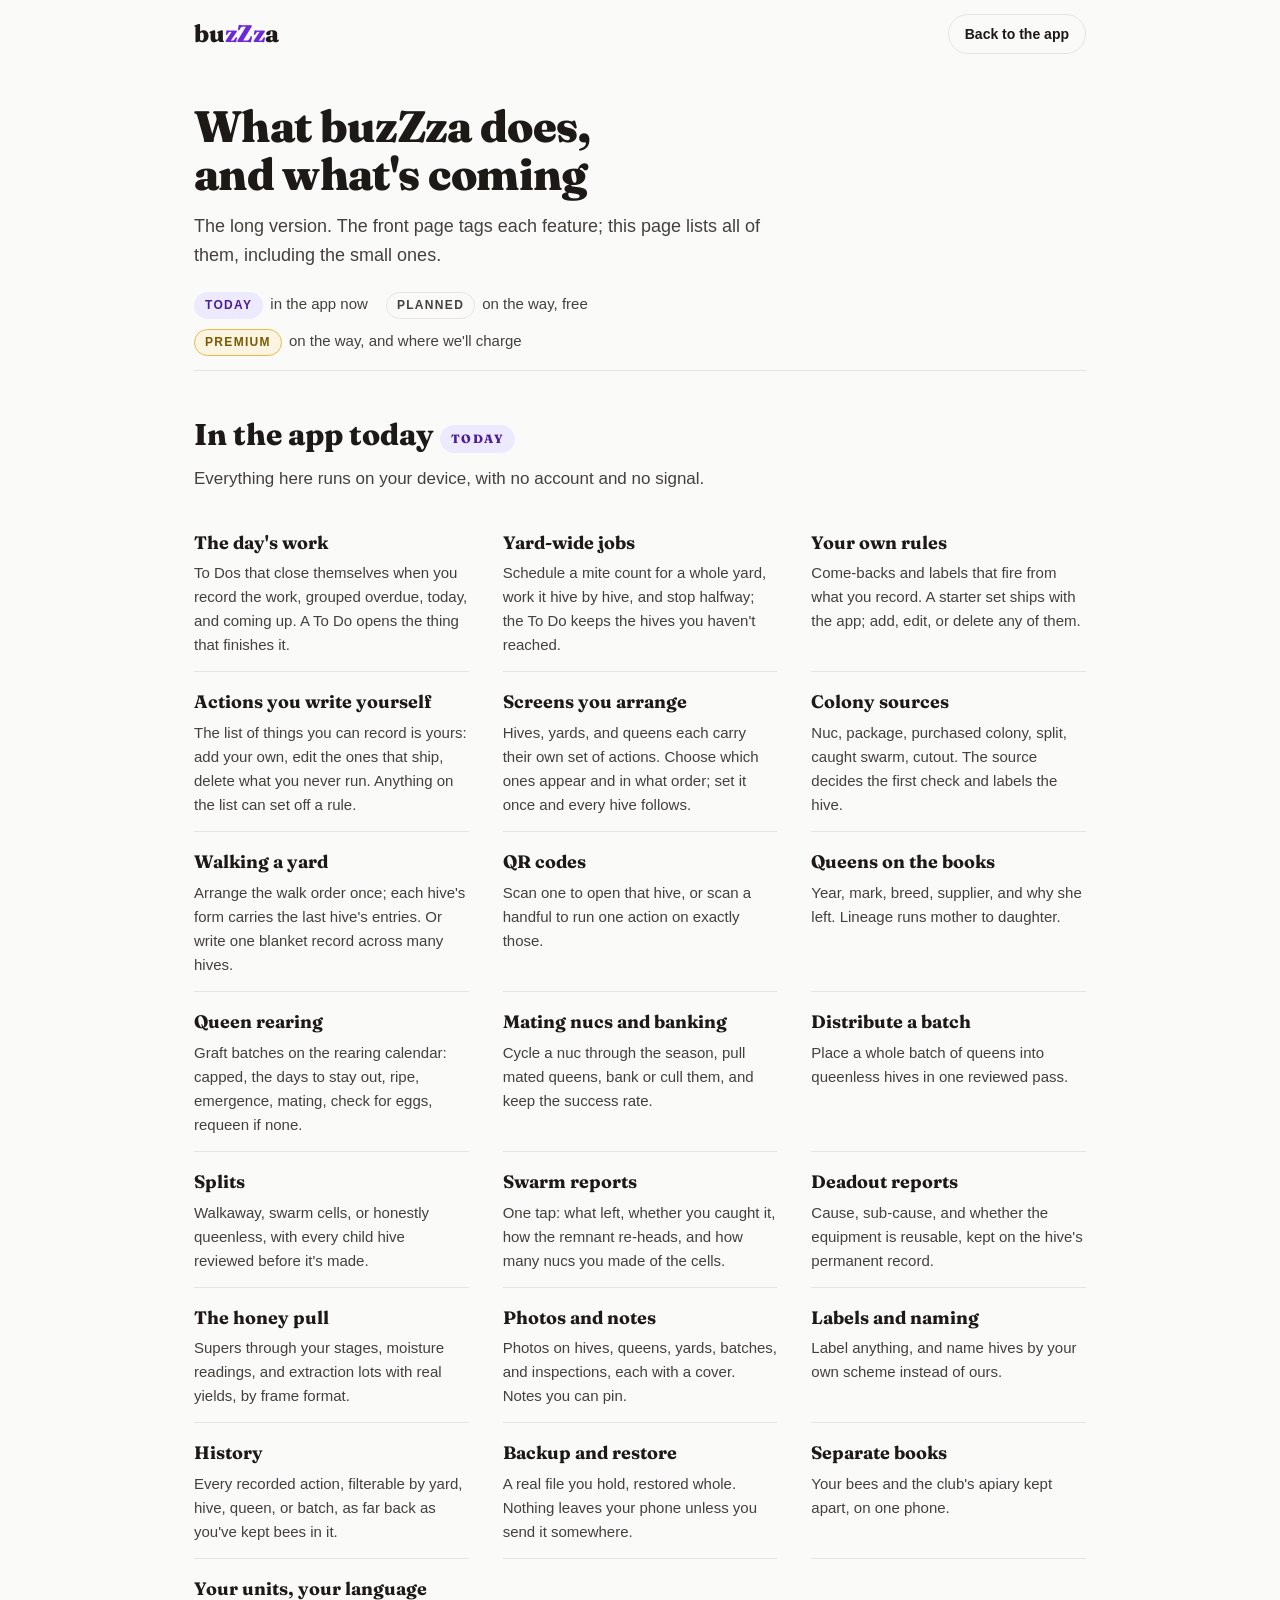
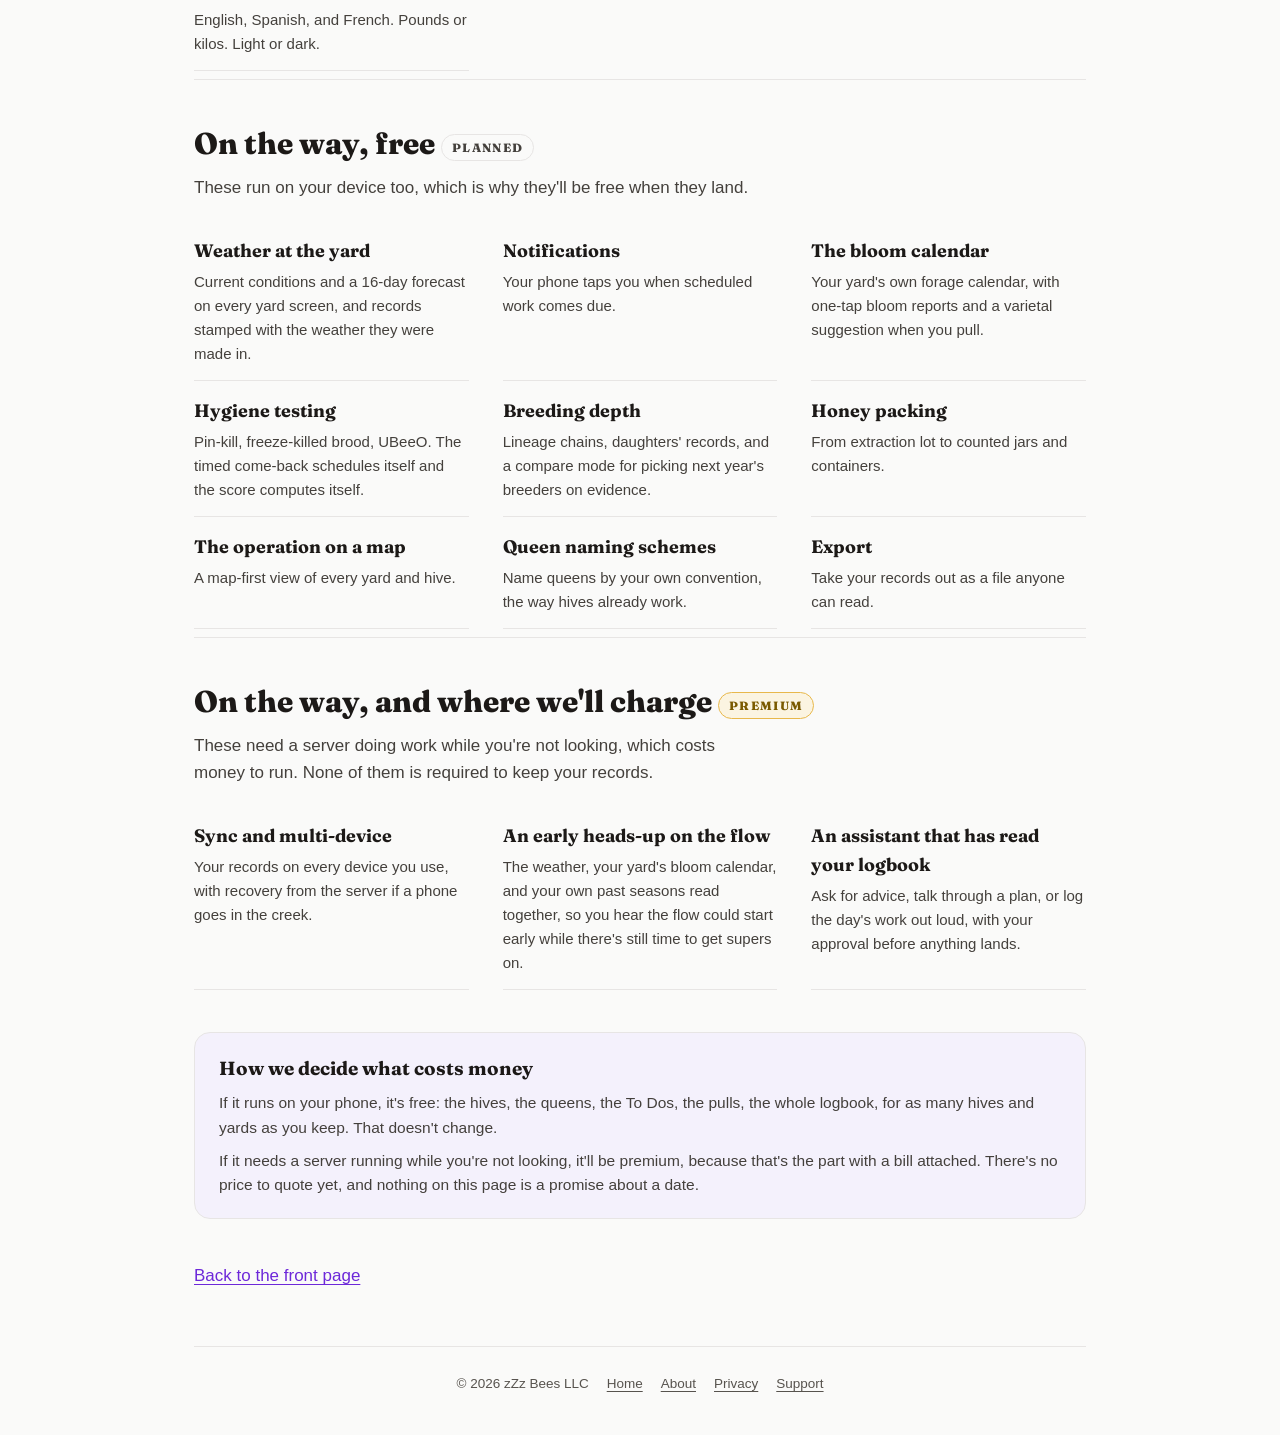
<file: roadmap/index.html>
<!doctype html>
<html lang="en">
<head>
  <meta charset="utf-8">
  <meta name="viewport" content="width=device-width, initial-scale=1">
  <title>What buzZza does, and what's coming</title>
  <meta name="description" content="The long version of buzZza's roadmap: what's in the app today, what's on the way free, and what will be premium.">
  <meta property="og:title" content="What buzZza does, and what's coming">
  <meta property="og:description" content="What's in the app today, what's on the way free, and what will be premium.">
  <link rel="icon" href="../assets/favicon-32.png" sizes="32x32">
  <link rel="apple-touch-icon" href="../assets/apple-touch-icon.png">
  <link rel="preconnect" href="https://fonts.googleapis.com">
  <link rel="preconnect" href="https://fonts.gstatic.com" crossorigin>
  <link rel="stylesheet" href="https://fonts.googleapis.com/css2?family=Fraunces:opsz,wght@9..144,400..900&display=swap">
  <link rel="stylesheet" href="../assets/site.css">
  <style>
    .pagehead { padding: 34px 0 8px; max-width: 62ch; }
    h1 { font-family: var(--display); font-weight: 850; font-size: clamp(30px, 5vw, 44px); line-height: 1.08; letter-spacing: -.015em; margin: 0 0 14px; text-wrap: balance; }
    .pagehead p { font-size: 18px; color: var(--body-ink); margin: 0 0 8px; }
    .key { display: flex; flex-wrap: wrap; gap: 10px 18px; padding: 14px 0 6px; font-size: 15px; color: var(--body-ink); }
    .key span.item { display: inline-flex; align-items: baseline; gap: 7px; }

    .band { border-top: 1px solid var(--line); padding: 40px 0 8px; }
    .band > h2 { font-family: var(--display); font-weight: 800; font-size: clamp(23px, 3.4vw, 30px); margin: 0 0 6px; }
    .band > p.bandnote { color: var(--body-ink); margin: 0 0 22px; max-width: 60ch; }

    .items { display: grid; grid-template-columns: repeat(auto-fit, minmax(272px, 1fr)); gap: 2px 34px; }
    .item-row { padding: 14px 0; border-bottom: 1px solid var(--line); }
    .item-row h3 { font-family: var(--display); font-size: 18px; font-weight: 700; margin: 0 0 4px; }
    .item-row p { font-size: 15px; color: var(--body-ink); margin: 0; }

    .note { background: var(--group); border: 1px solid var(--line); border-radius: 16px; padding: 20px 24px; margin: 34px 0 12px; }
    .note h2 { font-family: var(--display); font-size: 19px; margin: 0 0 8px; }
    .note p { margin: 0 0 8px; color: var(--body-ink); font-size: 15.5px; }
    .note p:last-child { margin-bottom: 0; }
    .backlink { padding: 26px 0 40px; }
  </style>
  <script src="../assets/site.js" defer></script>
</head>
<body>
<div class="wrap">
  <nav aria-label="Primary">
    <a class="wordmark" href="../">bu<span class="zz">zZz</span>a</a>
    <a class="navcta" href="../">Back to the app</a>
  </nav>

  <main>
    <header class="pagehead">
      <h1>What buzZza does, and what's coming</h1>
      <p>The long version. The front page tags each feature; this page lists all of them, including the small ones.</p>
      <div class="key">
        <span class="item"><span class="tag today">TODAY</span> in the app now</span>
        <span class="item"><span class="tag plan">PLANNED</span> on the way, free</span>
        <span class="item"><span class="tag prem">PREMIUM</span> on the way, and where we'll charge</span>
      </div>
    </header>

    <section class="band rise" aria-labelledby="b-today">
      <h2 id="b-today">In the app today <span class="tag today">TODAY</span></h2>
      <p class="bandnote">Everything here runs on your device, with no account and no signal.</p>
      <div class="items">
        <div class="item-row"><h3>The day's work</h3><p>To&nbsp;Dos that close themselves when you record the work, grouped overdue, today, and coming up. A To&nbsp;Do opens the thing that finishes it.</p></div>
        <div class="item-row"><h3>Yard-wide jobs</h3><p>Schedule a mite count for a whole yard, work it hive by hive, and stop halfway; the To&nbsp;Do keeps the hives you haven't reached.</p></div>
        <div class="item-row"><h3>Your own rules</h3><p>Come-backs and labels that fire from what you record. A starter set ships with the app; add, edit, or delete any of them.</p></div>
        <div class="item-row"><h3>Actions you write yourself</h3><p>The list of things you can record is yours: add your own, edit the ones that ship, delete what you never run. Anything on the list can set off a rule.</p></div>
        <div class="item-row"><h3>Screens you arrange</h3><p>Hives, yards, and queens each carry their own set of actions. Choose which ones appear and in what order; set it once and every hive follows.</p></div>
        <div class="item-row"><h3>Colony sources</h3><p>Nuc, package, purchased colony, split, caught swarm, cutout. The source decides the first check and labels the hive.</p></div>
        <div class="item-row"><h3>Walking a yard</h3><p>Arrange the walk order once; each hive's form carries the last hive's entries. Or write one blanket record across many hives.</p></div>
        <div class="item-row"><h3>QR codes</h3><p>Scan one to open that hive, or scan a handful to run one action on exactly those.</p></div>
        <div class="item-row"><h3>Queens on the books</h3><p>Year, mark, breed, supplier, and why she left. Lineage runs mother to daughter.</p></div>
        <div class="item-row"><h3>Queen rearing</h3><p>Graft batches on the rearing calendar: capped, the days to stay out, ripe, emergence, mating, check for eggs, requeen if none.</p></div>
        <div class="item-row"><h3>Mating nucs and banking</h3><p>Cycle a nuc through the season, pull mated queens, bank or cull them, and keep the success rate.</p></div>
        <div class="item-row"><h3>Distribute a batch</h3><p>Place a whole batch of queens into queenless hives in one reviewed pass.</p></div>
        <div class="item-row"><h3>Splits</h3><p>Walkaway, swarm cells, or honestly queenless, with every child hive reviewed before it's made.</p></div>
        <div class="item-row"><h3>Swarm reports</h3><p>One tap: what left, whether you caught it, how the remnant re-heads, and how many nucs you made of the cells.</p></div>
        <div class="item-row"><h3>Deadout reports</h3><p>Cause, sub-cause, and whether the equipment is reusable, kept on the hive's permanent record.</p></div>
        <div class="item-row"><h3>The honey pull</h3><p>Supers through your stages, moisture readings, and extraction lots with real yields, by frame format.</p></div>
        <div class="item-row"><h3>Photos and notes</h3><p>Photos on hives, queens, yards, batches, and inspections, each with a cover. Notes you can pin.</p></div>
        <div class="item-row"><h3>Labels and naming</h3><p>Label anything, and name hives by your own scheme instead of ours.</p></div>
        <div class="item-row"><h3>History</h3><p>Every recorded action, filterable by yard, hive, queen, or batch, as far back as you've kept bees in it.</p></div>
        <div class="item-row"><h3>Backup and restore</h3><p>A real file you hold, restored whole. Nothing leaves your phone unless you send it somewhere.</p></div>
        <div class="item-row"><h3>Separate books</h3><p>Your bees and the club's apiary kept apart, on one phone.</p></div>
        <div class="item-row"><h3>Your units, your language</h3><p>English, Spanish, and French. Pounds or kilos. Light or dark.</p></div>
      </div>
    </section>

    <section class="band rise" aria-labelledby="b-planned">
      <h2 id="b-planned">On the way, free <span class="tag plan">PLANNED</span></h2>
      <p class="bandnote">These run on your device too, which is why they'll be free when they land.</p>
      <div class="items">
        <div class="item-row"><h3>Weather at the yard</h3><p>Current conditions and a 16-day forecast on every yard screen, and records stamped with the weather they were made in.</p></div>
        <div class="item-row"><h3>Notifications</h3><p>Your phone taps you when scheduled work comes due.</p></div>
        <div class="item-row"><h3>The bloom calendar</h3><p>Your yard's own forage calendar, with one-tap bloom reports and a varietal suggestion when you pull.</p></div>
        <div class="item-row"><h3>Hygiene testing</h3><p>Pin-kill, freeze-killed brood, UBeeO. The timed come-back schedules itself and the score computes itself.</p></div>
        <div class="item-row"><h3>Breeding depth</h3><p>Lineage chains, daughters' records, and a compare mode for picking next year's breeders on evidence.</p></div>
        <div class="item-row"><h3>Honey packing</h3><p>From extraction lot to counted jars and containers.</p></div>
        <div class="item-row"><h3>The operation on a map</h3><p>A map-first view of every yard and hive.</p></div>
        <div class="item-row"><h3>Queen naming schemes</h3><p>Name queens by your own convention, the way hives already work.</p></div>
        <div class="item-row"><h3>Export</h3><p>Take your records out as a file anyone can read.</p></div>
      </div>
    </section>

    <section class="band rise" aria-labelledby="b-prem">
      <h2 id="b-prem">On the way, and where we'll charge <span class="tag prem">PREMIUM</span></h2>
      <p class="bandnote">These need a server doing work while you're not looking, which costs money to run. None of them is required to keep your records.</p>
      <div class="items">
        <div class="item-row"><h3>Sync and multi-device</h3><p>Your records on every device you use, with recovery from the server if a phone goes in the creek.</p></div>
        <div class="item-row"><h3>An early heads-up on the flow</h3><p>The weather, your yard's bloom calendar, and your own past seasons read together, so you hear the flow could start early while there's still time to get supers on.</p></div>
        <div class="item-row"><h3>An assistant that has read your logbook</h3><p>Ask for advice, talk through a plan, or log the day's work out loud, with your approval before anything lands.</p></div>
      </div>
    </section>

    <div class="note rise">
      <h2>How we decide what costs money</h2>
      <p>If it runs on your phone, it's free: the hives, the queens, the To&nbsp;Dos, the pulls, the whole logbook, for as many hives and yards as you keep. That doesn't change.</p>
      <p>If it needs a server running while you're not looking, it'll be premium, because that's the part with a bill attached. There's no price to quote yet, and nothing on this page is a promise about a date.</p>
    </div>

    <p class="backlink"><a href="../">Back to the front page</a></p>
  </main>

  <footer>
    <span>© 2026 zZz Bees LLC</span>
    <a href="../">Home</a>
    <a href="../about/">About</a>
    <a href="../privacy/">Privacy</a>
    <a href="../support/">Support</a>
  </footer>
</div>
</body>
</html>
</file>
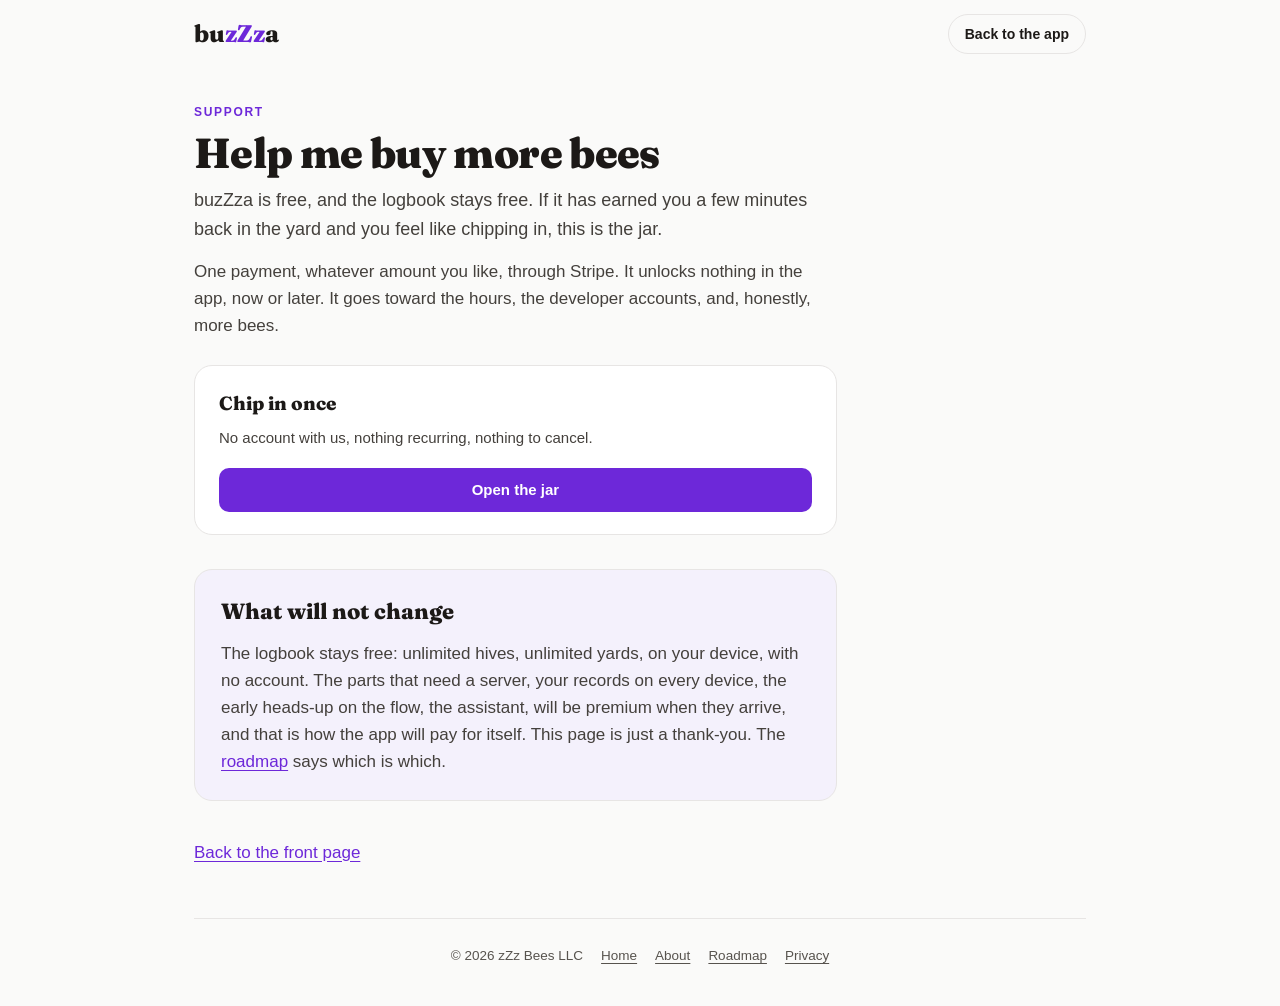
<file: support/index.html>
<!doctype html>
<html lang="en">
<head>
  <meta charset="utf-8">
  <meta name="viewport" content="width=device-width, initial-scale=1">
  <title>Support buzZza</title>
  <meta name="description" content="A one-time way to chip in on buzZza. It unlocks nothing; the logbook stays free.">
  <link rel="icon" href="../assets/favicon-32.png" sizes="32x32">
  <link rel="apple-touch-icon" href="../assets/apple-touch-icon.png">
  <link rel="preconnect" href="https://fonts.googleapis.com">
  <link rel="preconnect" href="https://fonts.gstatic.com" crossorigin>
  <link rel="stylesheet" href="https://fonts.googleapis.com/css2?family=Fraunces:ital,opsz,wght@0,9..144,400..900;1,9..144,400..900&display=swap">
  <link rel="stylesheet" href="../assets/site.css">
  <style>
    main { max-width: 68ch; }
    .pagehead { padding: 34px 0 6px; }
    .eyebrow { font-size: 12px; font-weight: 800; letter-spacing: .14em; text-transform: uppercase; color: var(--violet); margin: 0 0 8px; }
    h1 { font-family: var(--display); font-weight: 850; font-size: clamp(30px, 5vw, 42px); line-height: 1.08; letter-spacing: -.015em; margin: 0 0 10px; text-wrap: balance; }
    .lede { font-size: 18px; color: var(--body-ink); margin: 0 0 8px; }
    h2 { font-family: var(--display); font-weight: 800; font-size: 22px; margin: 34px 0 10px; }
    p { color: var(--body-ink); margin: 0 0 12px; }
    .tiers { display: grid; grid-template-columns: repeat(auto-fit, minmax(240px, 1fr)); gap: 14px; margin: 26px 0 8px; }
    .tier { border: 1px solid var(--line); background: var(--surface); border-radius: 18px; padding: 22px 24px; display: flex; flex-direction: column; }
    .tier h2 { font-size: 19px; margin: 0 0 8px; }
    .tier p { font-size: 15px; margin: 0 0 18px; }
    .tier a { margin-top: auto; display: inline-block; text-align: center; font-size: 15px; font-weight: 650; color: var(--on-violet); background: var(--violet); border-radius: 10px; padding: 10px 18px; text-decoration: none; }
    .tier a:hover { filter: brightness(1.08); }
    .box { border: 1px solid var(--line); background: var(--group); border-radius: 18px; padding: 24px 26px; margin: 34px 0 8px; }
    .box h2 { margin-top: 0; }
    .box p:last-child { margin-bottom: 0; }
    .backlink { padding: 30px 0 40px; }
  </style>
  <script src="../assets/site.js" defer></script>
</head>
<body>
<div class="wrap">
  <nav aria-label="Primary">
    <a class="wordmark" href="../">bu<span class="zz">zZz</span>a</a>
    <a class="navcta" href="../">Back to the app</a>
  </nav>

  <main>
    <header class="pagehead">
      <p class="eyebrow">Support</p>
      <h1>Help me buy more bees</h1>
      <p class="lede">buzZza is free, and the logbook stays free. If it has earned you a few minutes back in the yard and you feel like chipping in, this is the jar.</p>
    </header>

    <p>One payment, whatever amount you like, through Stripe. It unlocks nothing in the app, now or later. It goes toward the hours, the developer accounts, and, honestly, more bees.</p>

    <div class="tiers">
      <div class="tier">
        <h2>Chip in once</h2>
        <p>No account with us, nothing recurring, nothing to cancel.</p>
        <!-- #267: this must be a LIVE payment link before publish. The publish
             step refuses a test-mode Stripe URL (the "test_" prefix) on purpose. -->
        <a href="https://buy.stripe.com/9B6bJ2fCM9Oy8TO4nRdIA01" rel="noopener noreferrer" target="_blank">Open the jar</a>
      </div>
    </div>

    <div class="box">
      <h2>What will not change</h2>
      <p>The logbook stays free: unlimited hives, unlimited yards, on your device, with no account. The parts that need a server, your records on every device, the early heads-up on the flow, the assistant, will be premium when they arrive, and that is how the app will pay for itself. This page is just a thank-you. The <a href="../roadmap/">roadmap</a> says which is which.</p>
    </div>

    <p class="backlink"><a href="../">Back to the front page</a></p>
  </main>

  <footer>
    <span>© 2026 zZz Bees LLC</span>
    <a href="../">Home</a>
    <a href="../about/">About</a>
    <a href="../roadmap/">Roadmap</a>
    <a href="../privacy/">Privacy</a>
  </footer>
</div>
</body>
</html>
</file>
<file: assets/site.css>
/* buzzza.app shared styles. Tokens mirror the app (src/theme/colors.ts). */
/* The app's own palette (src/theme/colors.ts): violet primary, warm neutrals,
   and the first-hive gold. Light is the default; dark follows the system. */
:root {
  --field: #FAFAF9;          /* neutral.50  - app light background */
  --surface: #FFFFFF;        /* neutral.0   - app light surface */
  --group: #F4F1FC;          /* surfaceGroup - the app's faint violet row fill */
  --line: #E7E5E4;           /* neutral.200 - app border */
  --wax: #1C1917;            /* neutral.900 - app text */
  --body-ink: #44403C;       /* neutral.700 - app textSecondary */
  --smoke: #57534E;          /* neutral.600 - app textMuted */
  --violet: #6D28D9;         /* primary.700 - app light primary */
  --violet-soft: #EDE9FE;    /* primary.100 - app primaryContainer */
  --violet-ink: #4C1D95;     /* primary.900 - onPrimaryContainer */
  --gold-frame: #E8B84B;     /* the first-hive gold, a product fact */
  --gold-bg: #FBF4E1;        /* the receipt's warmed surface */
  --gold-ink: #7A5A00;       /* text-safe gold for light backgrounds */
  --on-violet: #FFFFFF;      /* app onPrimary (light) */
  --display: "Fraunces", Georgia, serif;
  --body: -apple-system, BlinkMacSystemFont, "Segoe UI", Roboto, "Helvetica Neue", Arial, sans-serif;
}
@media (prefers-color-scheme: dark) {
  :root {
    --field: #0C0A09;        /* neutral.950 - app dark background */
    --surface: #1C1917;      /* neutral.900 - app dark surface */
    --group: #191426;        /* surfaceGroup dark - faint violet on dark */
    --line: #44403C;         /* neutral.700 */
    --wax: #FAFAF9;          /* neutral.50 */
    --body-ink: #D6D3D1;     /* neutral.300 */
    --smoke: #A8A29E;        /* neutral.400 */
    --violet: #A78BFA;       /* primary.400 - app dark primary */
    --violet-soft: #241a3d;
    --violet-ink: #DDD6FE;   /* primary.200 */
    --gold-bg: #26221A;      /* the receipt's dark warmed surface, from the app */
    --gold-ink: #E8B84B;
    --on-violet: #0C0A09;    /* app onPrimary (dark): ink on the light violet */
  }
}
* { box-sizing: border-box; }
html { scroll-behavior: smooth; }
body { margin: 0; background: var(--field); color: var(--wax); font-family: var(--body); font-size: 17px; line-height: 1.6; -webkit-font-smoothing: antialiased; }
::selection { background: var(--violet-soft); color: var(--violet-ink); }
/* Surfaces the browser owns but the page still wears. */
html { scrollbar-color: var(--line) transparent; }
::-webkit-scrollbar { width: 11px; height: 11px; }
::-webkit-scrollbar-track { background: transparent; }
::-webkit-scrollbar-thumb { background: var(--line); border-radius: 99px; border: 3px solid var(--field); }
::-webkit-scrollbar-thumb:hover { background: var(--smoke); }
a { color: var(--violet); text-underline-offset: 3px; }
img { max-width: 100%; display: block; height: auto; }
figure { margin: 0; }
/* The gutter scales with the viewport. A fixed 22px is fine on a phone but
   leaves full-width blocks (the sweep grid, the footer, the planned cards)
   running to the window edge at around 1000px, where the column fills nearly
   the whole window and prose is inset by its own measure but nothing else is. */
.wrap { max-width: 980px; margin: 0 auto; padding: 0 clamp(22px, 5vw, 44px); }

/* Sticky so the platform toggle stays reachable while the screenshots scroll
   past. Solid ground, not glass: the page sits on one material. */
nav { display: flex; align-items: center; justify-content: space-between; gap: 12px;
  padding: 14px 0; position: sticky; top: 0; z-index: 20; background: var(--field);
  border-bottom: 1px solid transparent; transition: border-color .2s ease; }
nav.scrolled { border-bottom-color: var(--line); }
@media (max-width: 460px) { .navcta { display: none; } }
.wordmark { font-family: var(--display); font-weight: 800; font-size: 24px; color: var(--wax); text-decoration: none; }
.wordmark .zz { color: var(--violet); }
.navcta { font-size: 14px; font-weight: 600; color: var(--wax); text-decoration: none;
  border: 1.5px solid var(--line); border-radius: 99px; padding: 8px 16px;
  transition: border-color .18s ease, color .18s ease; }
.navcta:hover { border-color: var(--violet); color: var(--violet); }
.navcta:active { transform: translateY(1px); }
a:focus-visible, .badge:focus-visible { outline: 3px solid var(--violet); outline-offset: 2px; }

.tag { display: inline-block; font-size: 12px; font-weight: 800; letter-spacing: .11em; border-radius: 99px; padding: 3px 10px; vertical-align: 2px; white-space: nowrap; }
.tag.today { color: var(--violet-ink); background: var(--violet-soft); border: 1px solid var(--violet-soft); }
.tag.plan { color: var(--body-ink); background: transparent; border: 1px solid var(--line); }
.tag.prem { color: var(--gold-ink); background: var(--gold-bg); border: 1px solid var(--gold-frame); }
footer { border-top: 1px solid var(--line); padding: 26px 0 40px; font-size: 13.5px; color: var(--smoke); display: flex; gap: 8px 18px; flex-wrap: wrap; justify-content: center; text-align: center; }
footer a { color: var(--smoke); transition: color .18s ease; }
footer a:hover { color: var(--violet); }
.js .rise { opacity: 0; transform: translateY(18px);
  transition: opacity .7s cubic-bezier(.16,1,.3,1), transform .7s cubic-bezier(.16,1,.3,1); }
.js .rise.in { opacity: 1; transform: none; }
@media (prefers-reduced-motion: reduce) { .js .rise { opacity: 1; transform: none; transition: none; } html { scroll-behavior: auto; } }
@media print { .js .rise { opacity: 1; transform: none; } }
</file>
